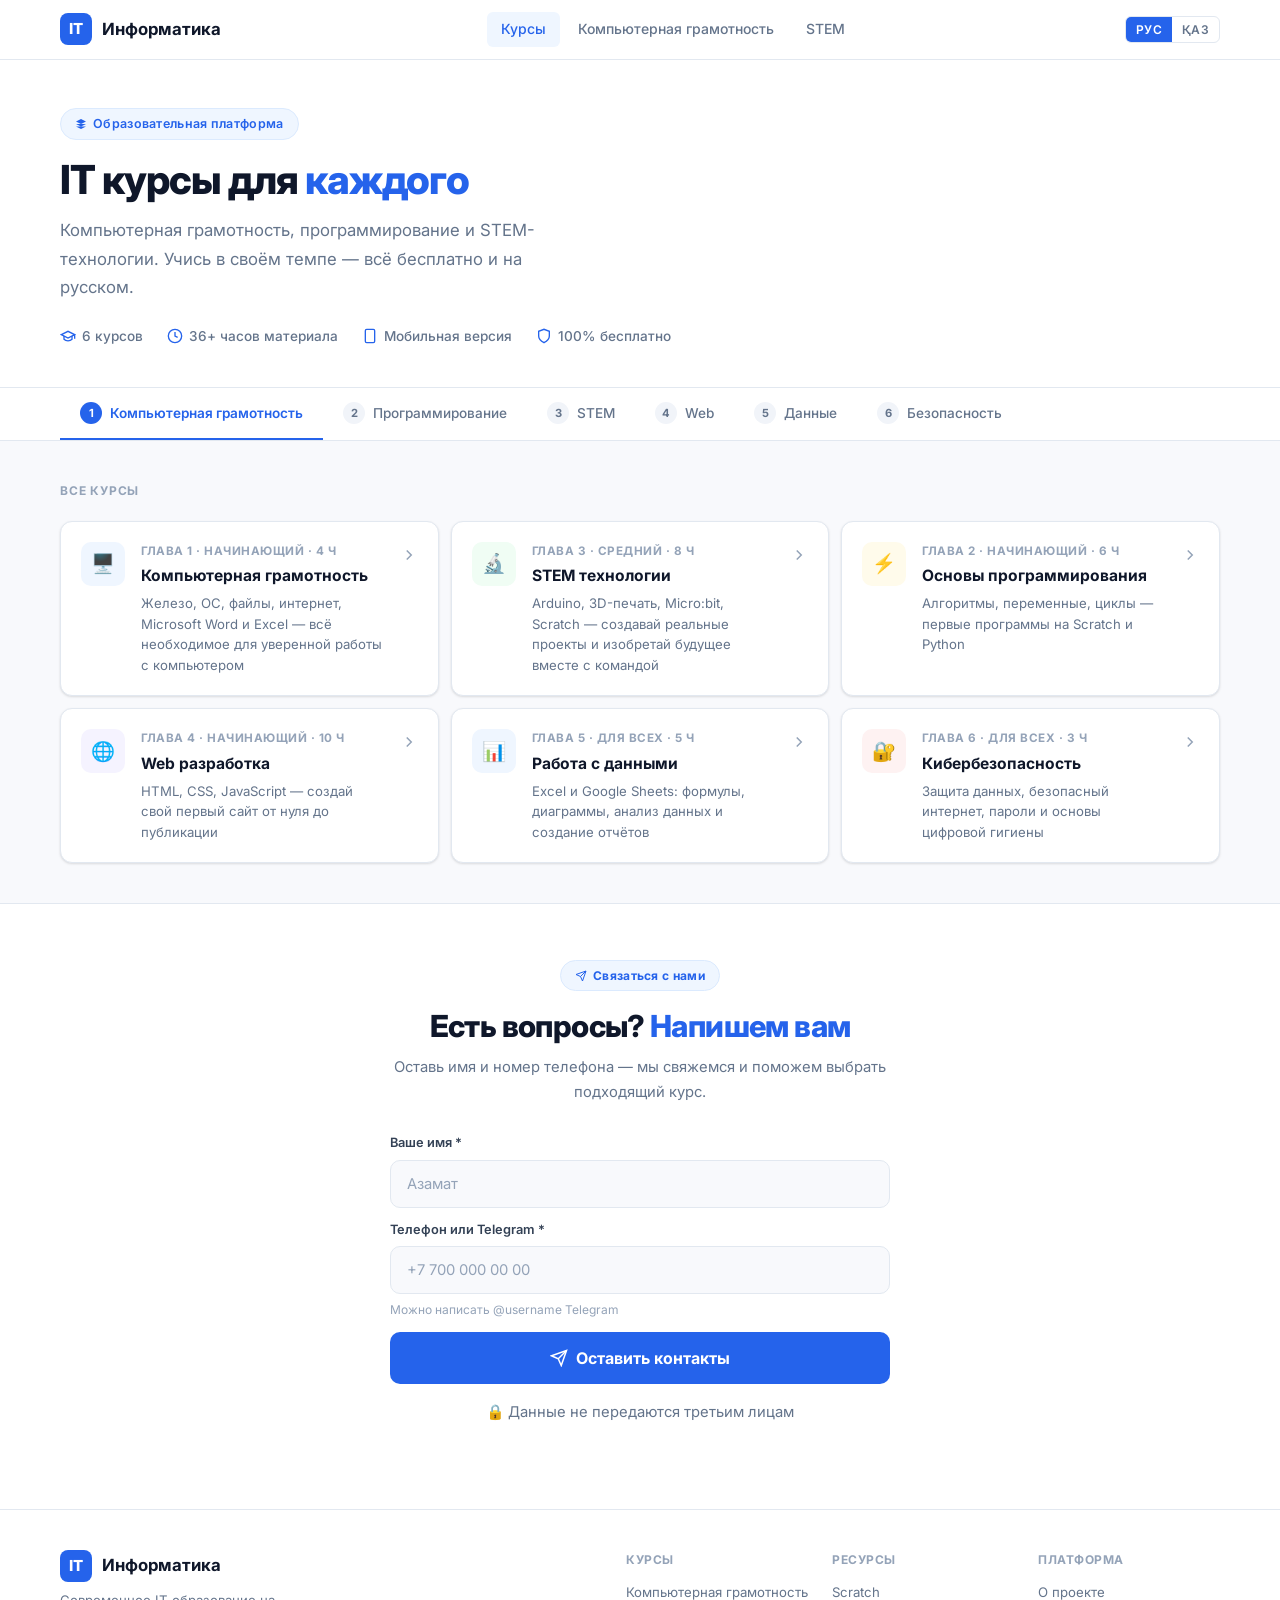
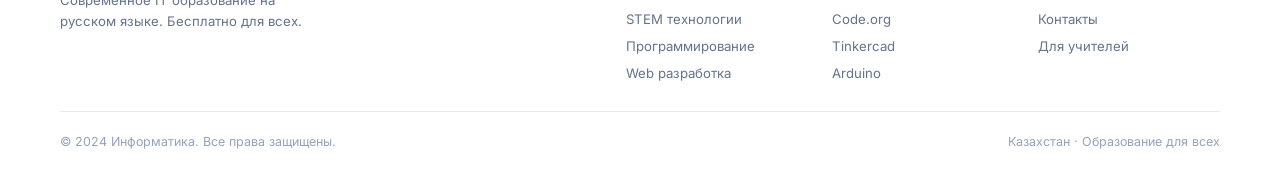
<file: index.html>
<!DOCTYPE html>
<html lang="ru">
<head>
  <meta charset="UTF-8">
  <meta name="viewport" content="width=device-width, initial-scale=1.0">
  <meta name="description" content="Информатика — онлайн курсы по IT: компьютерная грамотность, программирование, STEM">
  <title>Информатика | IT Курсы</title>
  <link rel="preconnect" href="https://fonts.googleapis.com">
  <link rel="preconnect" href="https://fonts.gstatic.com" crossorigin>
  <link href="https://fonts.googleapis.com/css2?family=Inter:wght@400;500;600;700;800&display=swap" rel="stylesheet">
  <link rel="stylesheet" href="css/style.css">
</head>
<body>

  <nav class="navbar" role="navigation" aria-label="Основная навигация">
    <div class="navbar-inner">
      <a href="index.html" class="nav-logo" aria-label="Информатика — главная">
        <div class="nav-logo-mark" aria-hidden="true">IT</div>
        Информатика
      </a>
      <div class="nav-links">
        <a href="index.html" class="active">Курсы</a>
        <a href="course.html">Компьютерная грамотность</a>
        <a href="stem.html">STEM</a>
      </div>
      <div style="display:flex;align-items:center;gap:10px;">
        <div class="lang-switch" role="group" aria-label="Выбор языка">
          <button class="active" aria-pressed="true">РУС</button>
          <button aria-pressed="false">ҚАЗ</button>
        </div>
        <button class="nav-burger" id="navBurger" aria-label="Открыть меню" aria-expanded="false" aria-controls="mobileDrawer">
          <span class="burger-line"></span>
          <span class="burger-line"></span>
          <span class="burger-line"></span>
        </button>
      </div>
    </div>
  </nav>

  <!-- MOBILE OVERLAY -->
  <div class="mobile-overlay" id="mobileOverlay" aria-hidden="true"></div>

  <!-- MOBILE DRAWER -->
  <nav class="mobile-drawer" id="mobileDrawer" aria-label="Мобильное меню" aria-hidden="true">
    <div class="drawer-header">
      <a href="index.html" class="nav-logo">
        <div class="nav-logo-mark" aria-hidden="true">IT</div>
        Информатика
      </a>
      <button class="drawer-close" id="drawerClose" aria-label="Закрыть меню">
        <svg viewBox="0 0 24 24" fill="none" stroke="currentColor" stroke-width="2" aria-hidden="true"><path d="M18 6L6 18M6 6l12 12"/></svg>
      </button>
    </div>
    <div class="drawer-body">
      <p class="drawer-section-label">Навигация</p>
      <a href="index.html" class="drawer-nav-item active">
        <span class="drawer-nav-icon" aria-hidden="true">🏠</span>
        Все курсы
        <span class="drawer-nav-badge">6 курсов</span>
      </a>
      <div class="drawer-divider" aria-hidden="true"></div>
      <p class="drawer-section-label">Курсы</p>
      <a href="course.html" class="drawer-nav-item">
        <span class="drawer-nav-icon" aria-hidden="true">🖥️</span>
        Компьютерная грамотность
      </a>
      <a href="stem.html" class="drawer-nav-item">
        <span class="drawer-nav-icon" aria-hidden="true">🔬</span>
        STEM технологии
      </a>
      <a href="#" class="drawer-nav-item">
        <span class="drawer-nav-icon" aria-hidden="true">⚡</span>
        Программирование
      </a>
      <a href="#" class="drawer-nav-item">
        <span class="drawer-nav-icon" aria-hidden="true">🌐</span>
        Web разработка
      </a>
      <a href="#" class="drawer-nav-item">
        <span class="drawer-nav-icon" aria-hidden="true">📊</span>
        Работа с данными
      </a>
      <a href="#" class="drawer-nav-item">
        <span class="drawer-nav-icon" aria-hidden="true">🔐</span>
        Кибербезопасность
      </a>
    </div>
    <div class="drawer-lang">
      <span class="drawer-lang-label">Язык / Тіл</span>
      <div class="lang-switch" role="group" aria-label="Выбор языка">
        <button class="active" aria-pressed="true">РУС</button>
        <button aria-pressed="false">ҚАЗ</button>
      </div>
    </div>
  </nav>

  <!-- HERO -->
  <div class="page-hero">
    <div class="page-hero-inner">
      <div class="hero-kicker" aria-label="Тип платформы">
        <svg width="12" height="12" viewBox="0 0 24 24" fill="currentColor" aria-hidden="true"><path d="M12 2L2 7l10 5 10-5-10-5zM2 17l10 5 10-5M2 12l10 5 10-5"/></svg>
        Образовательная платформа
      </div>
      <h1>IT курсы для <span>каждого</span></h1>
      <p>Компьютерная грамотность, программирование и STEM-технологии. Учись в своём темпе — всё бесплатно и на русском.</p>
      <div class="hero-meta" aria-label="Характеристики платформы">
        <div class="hero-meta-item">
          <svg viewBox="0 0 24 24" fill="none" stroke="currentColor" stroke-width="2" aria-hidden="true"><path d="M22 10v6M2 10l10-5 10 5-10 5-10-5z"/><path d="M6 12v5c3 3 9 3 12 0v-5"/></svg>
          6 курсов
        </div>
        <div class="hero-meta-item">
          <svg viewBox="0 0 24 24" fill="none" stroke="currentColor" stroke-width="2" aria-hidden="true"><circle cx="12" cy="12" r="10"/><polyline points="12 6 12 12 16 14"/></svg>
          36+ часов материала
        </div>
        <div class="hero-meta-item">
          <svg viewBox="0 0 24 24" fill="none" stroke="currentColor" stroke-width="2" aria-hidden="true"><rect x="5" y="2" width="14" height="20" rx="2"/><line x1="12" y1="18" x2="12.01" y2="18"/></svg>
          Мобильная версия
        </div>
        <div class="hero-meta-item">
          <svg viewBox="0 0 24 24" fill="none" stroke="currentColor" stroke-width="2" aria-hidden="true"><path d="M12 22s8-4 8-10V5l-8-3-8 3v7c0 6 8 10 8 10z"/></svg>
          100% бесплатно
        </div>
      </div>
    </div>
  </div>

  <!-- CHAPTER TABS -->
  <div class="chapter-nav" role="tablist" aria-label="Разделы курсов">
    <div class="chapter-nav-inner">
      <button class="chapter-tab active" role="tab" aria-selected="true">
        <span class="chapter-tab-num" aria-hidden="true">1</span> Компьютерная грамотность
      </button>
      <button class="chapter-tab" role="tab" aria-selected="false">
        <span class="chapter-tab-num" aria-hidden="true">2</span> Программирование
      </button>
      <button class="chapter-tab" role="tab" aria-selected="false">
        <span class="chapter-tab-num" aria-hidden="true">3</span> STEM
      </button>
      <button class="chapter-tab" role="tab" aria-selected="false">
        <span class="chapter-tab-num" aria-hidden="true">4</span> Web
      </button>
      <button class="chapter-tab" role="tab" aria-selected="false">
        <span class="chapter-tab-num" aria-hidden="true">5</span> Данные
      </button>
      <button class="chapter-tab" role="tab" aria-selected="false">
        <span class="chapter-tab-num" aria-hidden="true">6</span> Безопасность
      </button>
    </div>
  </div>

  <!-- COURSES -->
  <div class="courses-section">
    <div class="container-wide">
      <p class="section-label">Все курсы</p>
      <div class="courses-grid" role="list">

        <a href="course.html" class="course-card" role="listitem" aria-label="Перейти к курсу: Компьютерная грамотность">
          <div class="course-card-icon" aria-hidden="true">🖥️</div>
          <div class="course-card-body">
            <div class="course-card-chapter">Глава 1 · Начинающий · 4 ч</div>
            <div class="course-card-title">Компьютерная грамотность</div>
            <div class="course-card-desc">Железо, ОС, файлы, интернет, Microsoft Word и Excel — всё необходимое для уверенной работы с компьютером</div>
          </div>
          <div class="course-card-arrow" aria-hidden="true">
            <svg viewBox="0 0 24 24" fill="none" stroke="currentColor" stroke-width="2"><path d="M9 18l6-6-6-6"/></svg>
          </div>
        </a>

        <a href="stem.html" class="course-card" role="listitem" aria-label="Перейти к курсу: STEM технологии">
          <div class="course-card-icon green" aria-hidden="true">🔬</div>
          <div class="course-card-body">
            <div class="course-card-chapter">Глава 3 · Средний · 8 ч</div>
            <div class="course-card-title">STEM технологии</div>
            <div class="course-card-desc">Arduino, 3D-печать, Micro:bit, Scratch — создавай реальные проекты и изобретай будущее вместе с командой</div>
          </div>
          <div class="course-card-arrow" aria-hidden="true">
            <svg viewBox="0 0 24 24" fill="none" stroke="currentColor" stroke-width="2"><path d="M9 18l6-6-6-6"/></svg>
          </div>
        </a>

        <div class="course-card" role="listitem" aria-label="Курс: Основы программирования (скоро)">
          <div class="course-card-icon amber" aria-hidden="true">⚡</div>
          <div class="course-card-body">
            <div class="course-card-chapter">Глава 2 · Начинающий · 6 ч</div>
            <div class="course-card-title">Основы программирования</div>
            <div class="course-card-desc">Алгоритмы, переменные, циклы — первые программы на Scratch и Python</div>
          </div>
          <div class="course-card-arrow" aria-hidden="true">
            <svg viewBox="0 0 24 24" fill="none" stroke="currentColor" stroke-width="2"><path d="M9 18l6-6-6-6"/></svg>
          </div>
        </div>

        <div class="course-card" role="listitem" aria-label="Курс: Web разработка (скоро)">
          <div class="course-card-icon purple" aria-hidden="true">🌐</div>
          <div class="course-card-body">
            <div class="course-card-chapter">Глава 4 · Начинающий · 10 ч</div>
            <div class="course-card-title">Web разработка</div>
            <div class="course-card-desc">HTML, CSS, JavaScript — создай свой первый сайт от нуля до публикации</div>
          </div>
          <div class="course-card-arrow" aria-hidden="true">
            <svg viewBox="0 0 24 24" fill="none" stroke="currentColor" stroke-width="2"><path d="M9 18l6-6-6-6"/></svg>
          </div>
        </div>

        <div class="course-card" role="listitem" aria-label="Курс: Работа с данными (скоро)">
          <div class="course-card-icon" aria-hidden="true">📊</div>
          <div class="course-card-body">
            <div class="course-card-chapter">Глава 5 · Для всех · 5 ч</div>
            <div class="course-card-title">Работа с данными</div>
            <div class="course-card-desc">Excel и Google Sheets: формулы, диаграммы, анализ данных и создание отчётов</div>
          </div>
          <div class="course-card-arrow" aria-hidden="true">
            <svg viewBox="0 0 24 24" fill="none" stroke="currentColor" stroke-width="2"><path d="M9 18l6-6-6-6"/></svg>
          </div>
        </div>

        <div class="course-card" role="listitem" aria-label="Курс: Кибербезопасность (скоро)">
          <div class="course-card-icon red" aria-hidden="true">🔐</div>
          <div class="course-card-body">
            <div class="course-card-chapter">Глава 6 · Для всех · 3 ч</div>
            <div class="course-card-title">Кибербезопасность</div>
            <div class="course-card-desc">Защита данных, безопасный интернет, пароли и основы цифровой гигиены</div>
          </div>
          <div class="course-card-arrow" aria-hidden="true">
            <svg viewBox="0 0 24 24" fill="none" stroke="currentColor" stroke-width="2"><path d="M9 18l6-6-6-6"/></svg>
          </div>
        </div>

      </div>
    </div>
  </div>

  <!-- CTA SECTION -->
  <section class="cta-section" aria-label="Оставить контакты">
    <div class="cta-section-inner">
      <div class="cta-kicker" aria-hidden="true">
        <svg width="12" height="12" viewBox="0 0 24 24" fill="none" stroke="currentColor" stroke-width="2"><line x1="22" y1="2" x2="11" y2="13"/><polygon points="22 2 15 22 11 13 2 9 22 2"/></svg>
        Связаться с нами
      </div>
      <h2>Есть вопросы? <span>Напишем вам</span></h2>
      <p>Оставь имя и номер телефона — мы свяжемся и поможем выбрать подходящий курс.</p>

      <form class="cta-form" id="ctaForm" novalidate aria-label="Форма обратной связи">
        <div class="form-row">
          <div class="form-group">
            <label class="form-label" for="ctaName">Ваше имя *</label>
            <input class="form-input" id="ctaName" type="text" placeholder="Азамат" autocomplete="given-name" required aria-required="true" aria-describedby="nameError">
            <span class="form-error-msg" id="nameError" role="alert">Введите имя (минимум 2 символа)</span>
          </div>
          <div class="form-group">
            <label class="form-label" for="ctaPhone">Телефон или Telegram *</label>
            <input class="form-input" id="ctaPhone" type="tel" placeholder="+7 700 000 00 00" autocomplete="tel" required aria-required="true" aria-describedby="phoneError">
            <span class="form-error-msg" id="phoneError" role="alert">Введите корректный номер</span>
            <span class="form-hint">Можно написать @username Telegram</span>
          </div>
        </div>
        <button class="btn-submit" id="ctaSubmit" type="submit">
          <svg viewBox="0 0 24 24" fill="none" stroke="currentColor" stroke-width="2" aria-hidden="true"><line x1="22" y1="2" x2="11" y2="13"/><polygon points="22 2 15 22 11 13 2 9 22 2"/></svg>
          Оставить контакты
        </button>
        <p class="form-privacy">🔒 Данные не передаются третьим лицам</p>
      </form>

      <div class="form-success" id="ctaSuccess" role="alert" aria-live="polite">
        <div class="form-success-icon" aria-hidden="true">✓</div>
        <h3>Заявка отправлена!</h3>
        <p>Мы получили ваши данные и свяжемся с вами в ближайшее время.</p>
      </div>
    </div>
  </section>

  <footer role="contentinfo">
    <div class="footer-inner">
      <div class="footer-top">
        <div>
          <a href="index.html" class="nav-logo">
            <div class="nav-logo-mark" aria-hidden="true">IT</div>
            Информатика
          </a>
          <p class="footer-brand-desc">Современное IT образование на русском языке. Бесплатно для всех.</p>
        </div>
        <nav class="footer-cols" aria-label="Навигация в подвале">
          <div class="footer-col">
            <h4>Курсы</h4>
            <a href="course.html">Компьютерная грамотность</a>
            <a href="stem.html">STEM технологии</a>
            <a href="#">Программирование</a>
            <a href="#">Web разработка</a>
          </div>
          <div class="footer-col">
            <h4>Ресурсы</h4>
            <a href="#">Scratch</a>
            <a href="#">Code.org</a>
            <a href="#">Tinkercad</a>
            <a href="#">Arduino</a>
          </div>
          <div class="footer-col">
            <h4>Платформа</h4>
            <a href="#">О проекте</a>
            <a href="#">Контакты</a>
            <a href="#">Для учителей</a>
          </div>
        </nav>
      </div>
      <div class="footer-bottom">
        <span>© 2024 Информатика. Все права защищены.</span>
        <span>Казахстан · Образование для всех</span>
      </div>
    </div>
  </footer>

  <button class="back-top" id="backTop" aria-label="Вернуться наверх">
    <svg viewBox="0 0 24 24" fill="none" stroke="currentColor" stroke-width="2" aria-hidden="true"><path d="M18 15l-6-6-6 6"/></svg>
  </button>

  <script src="js/main.js"></script>
  <script src="js/telegram.js"></script>
</body>
</html>
</file>
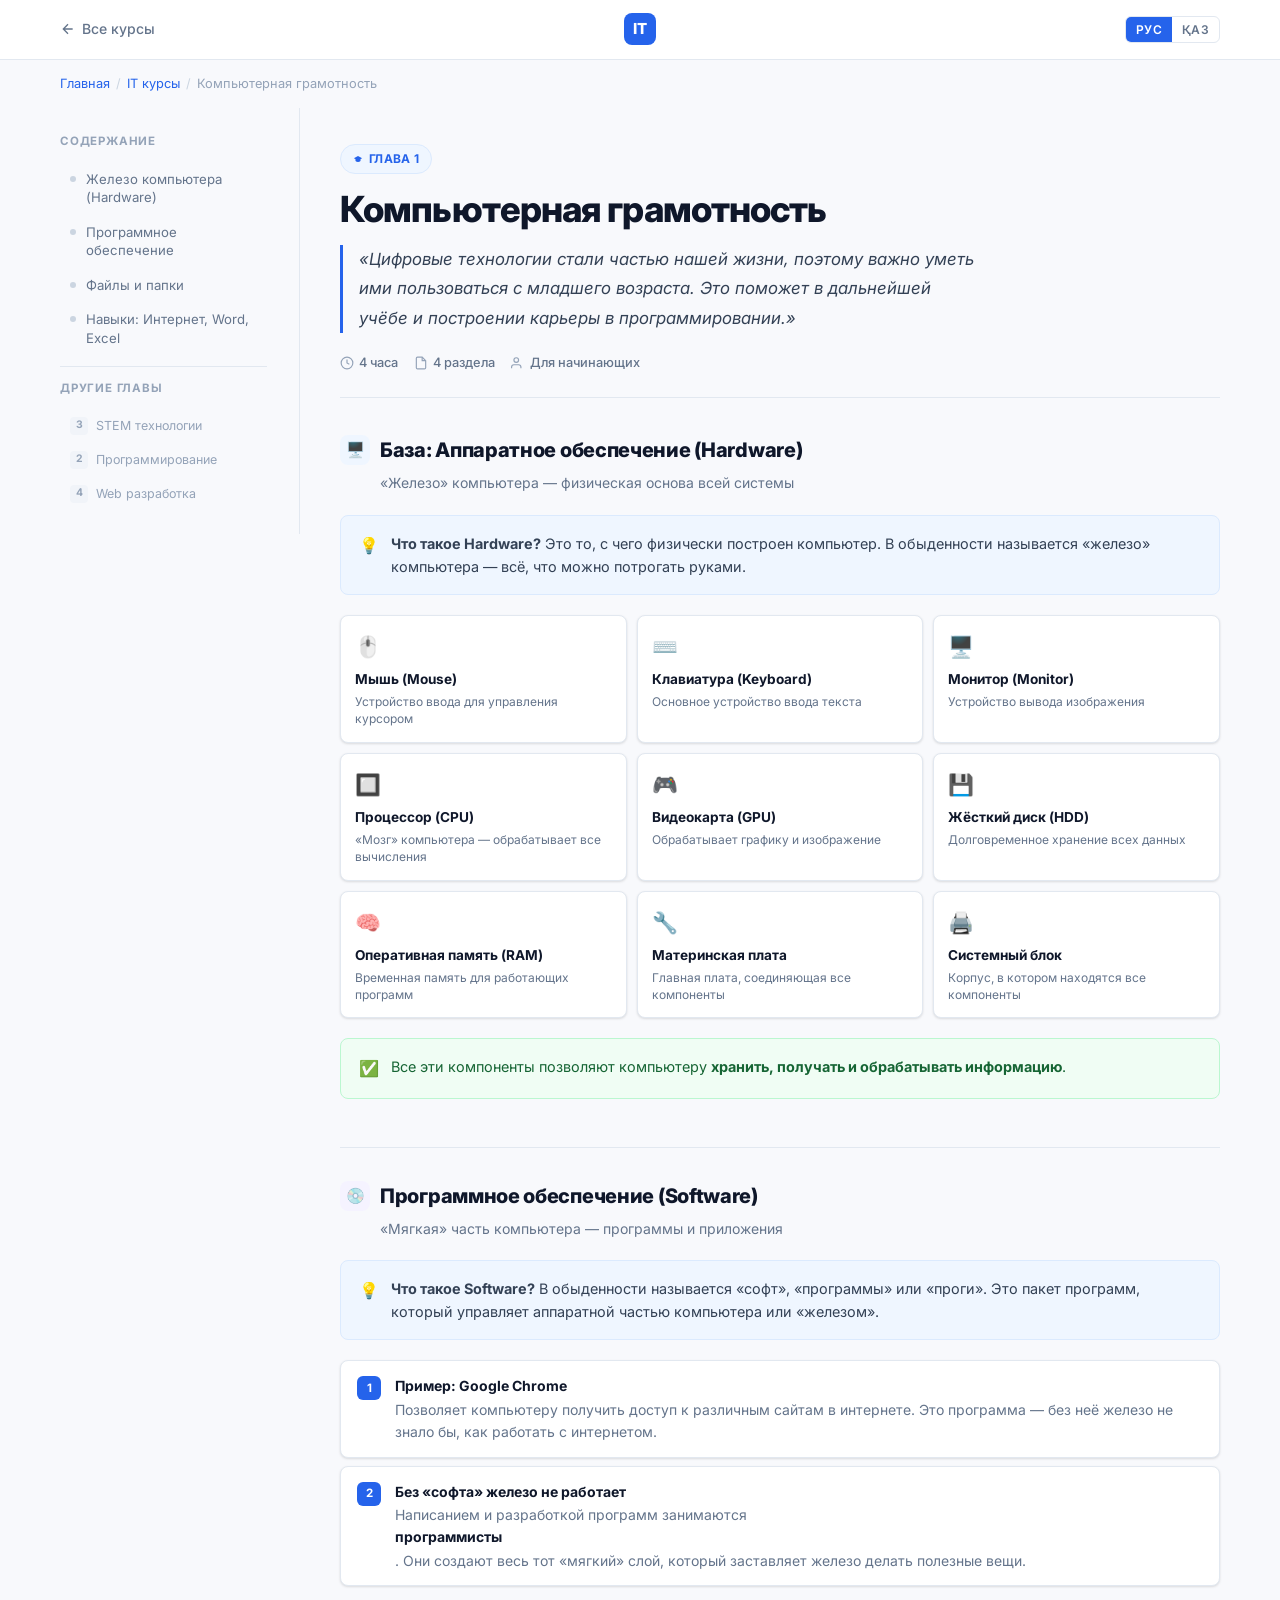
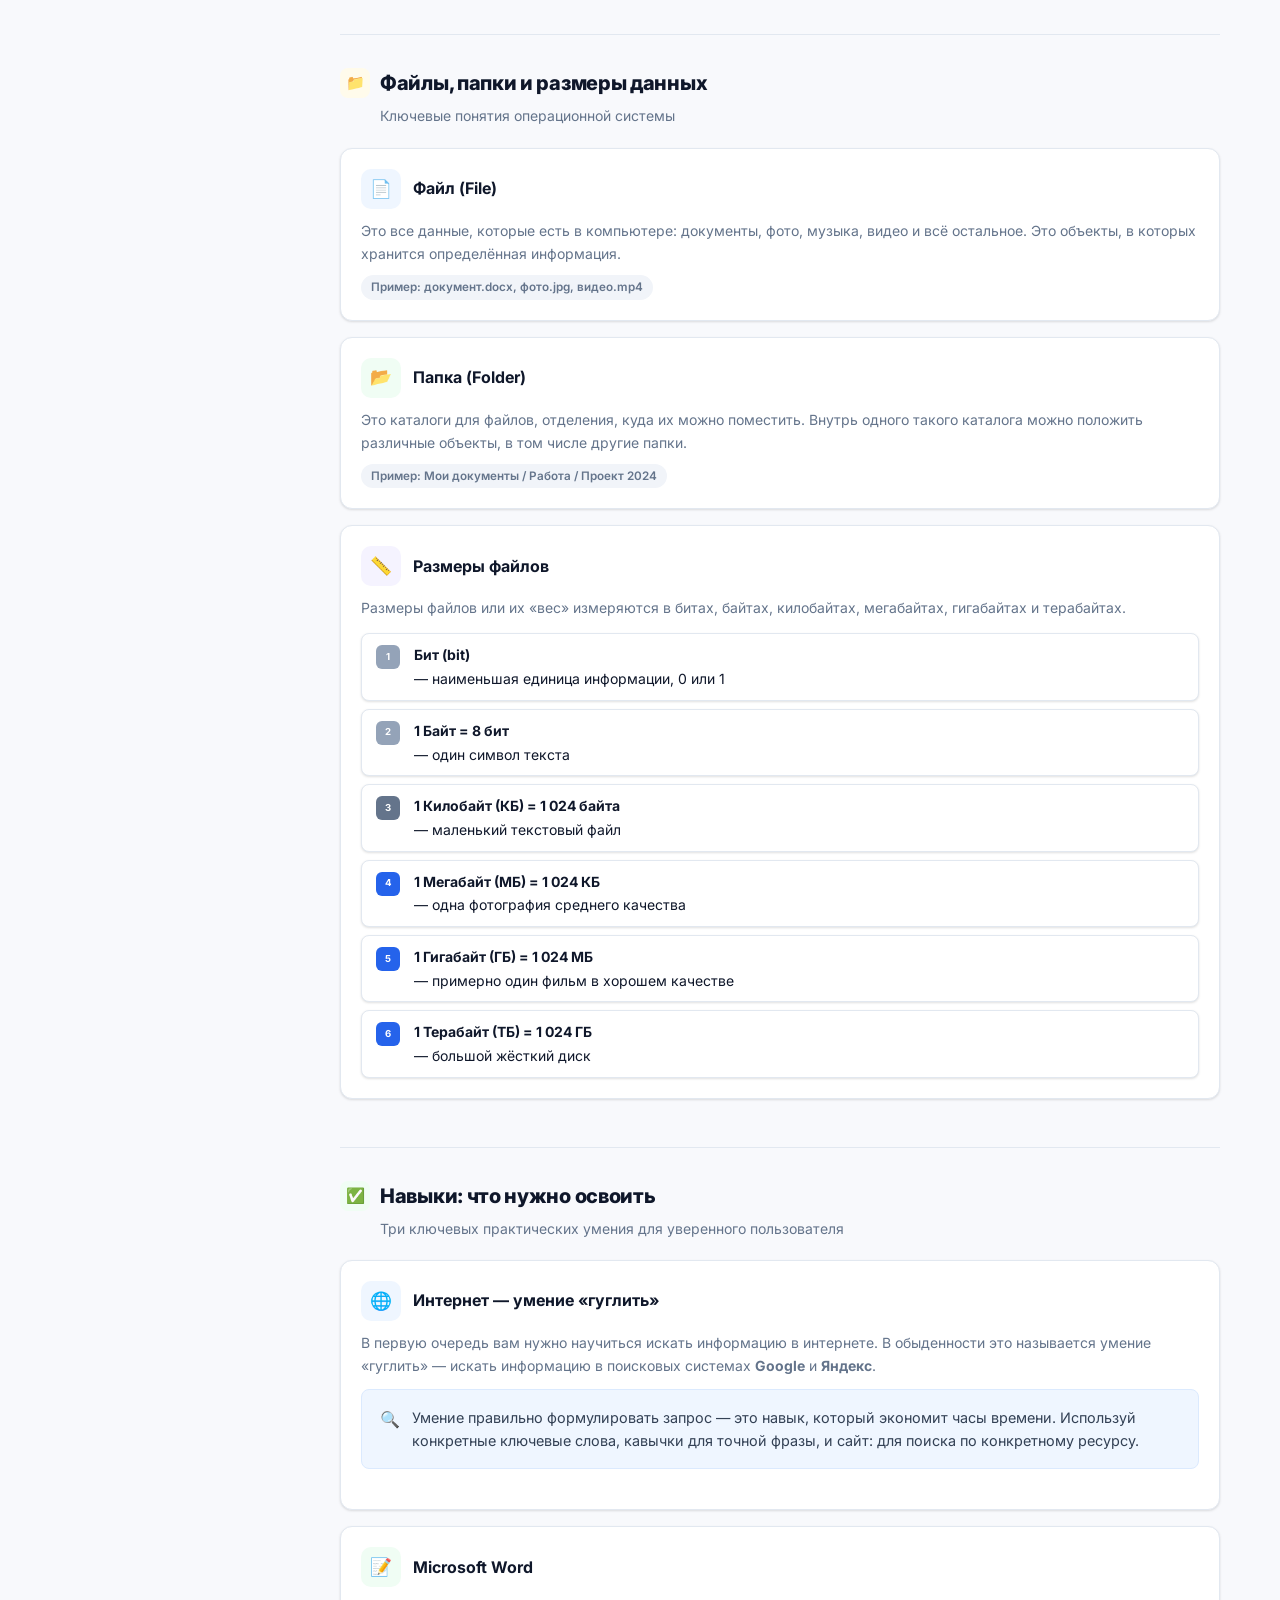
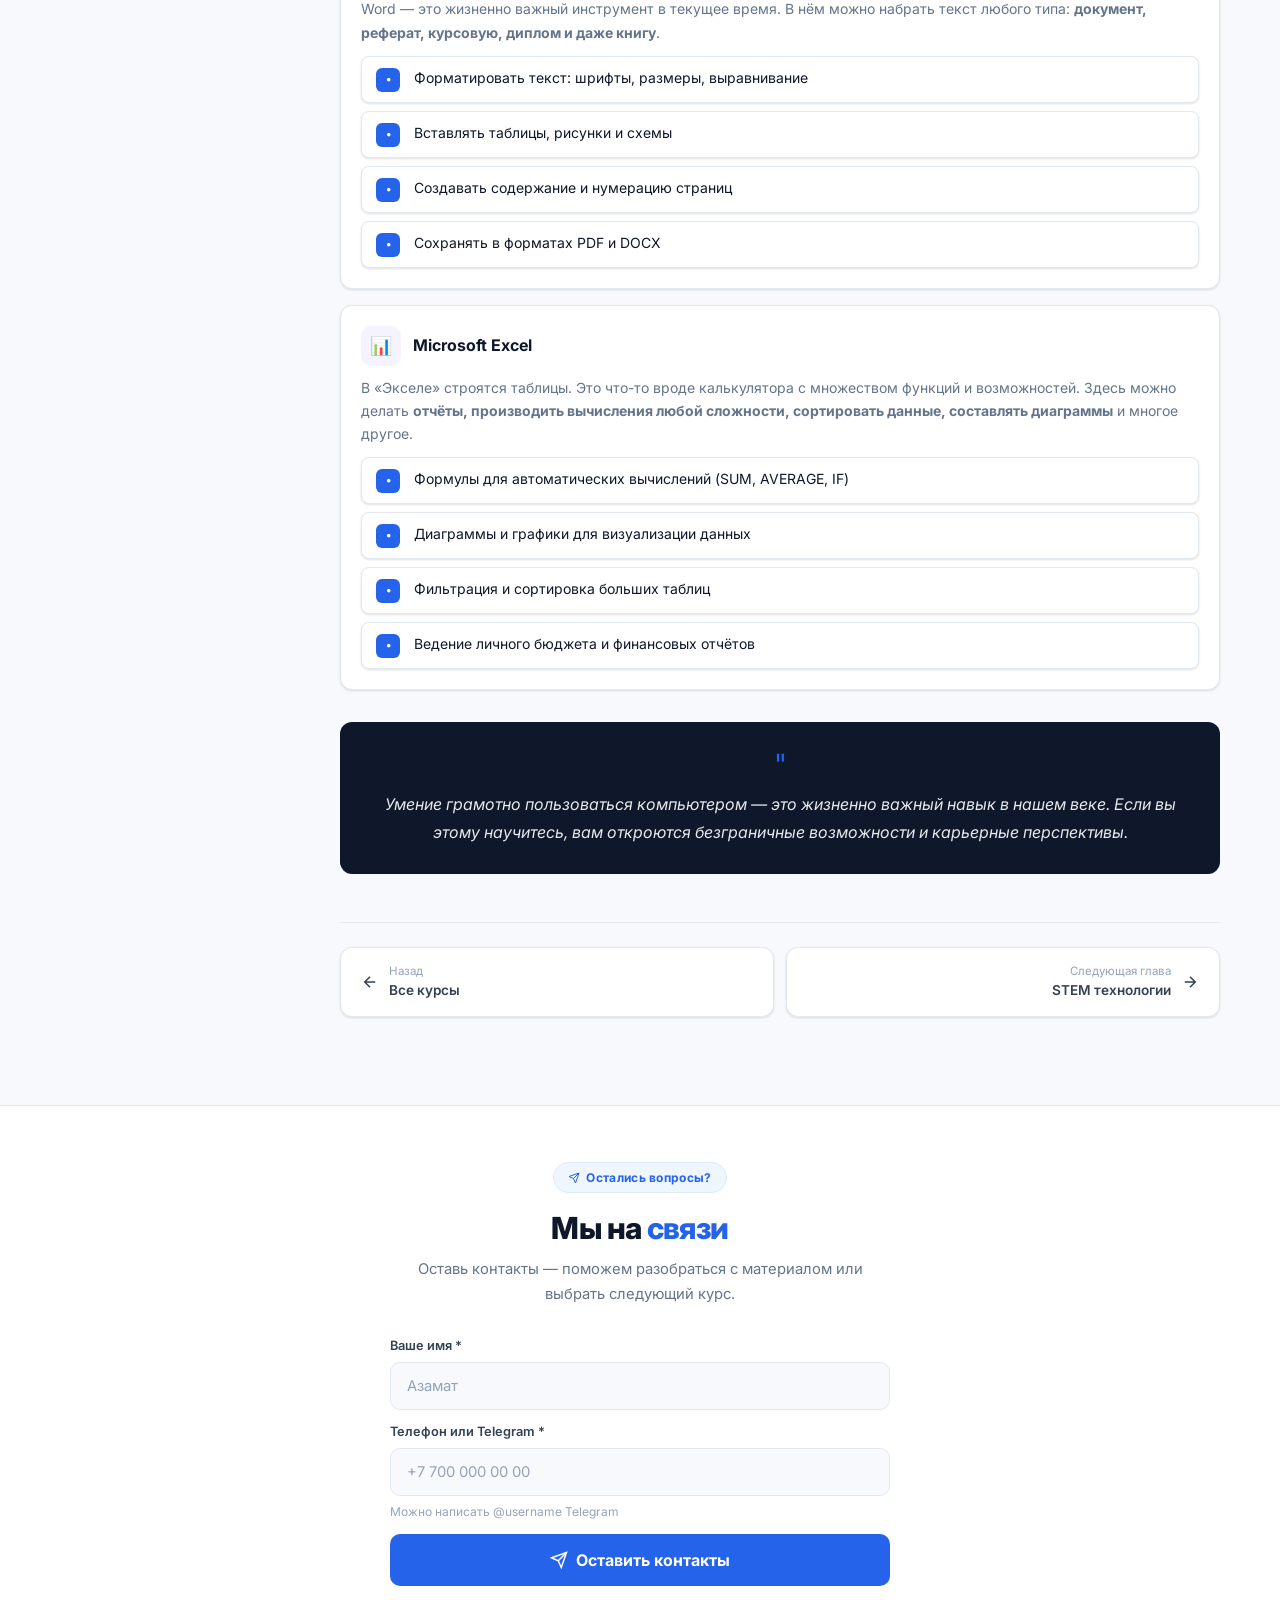
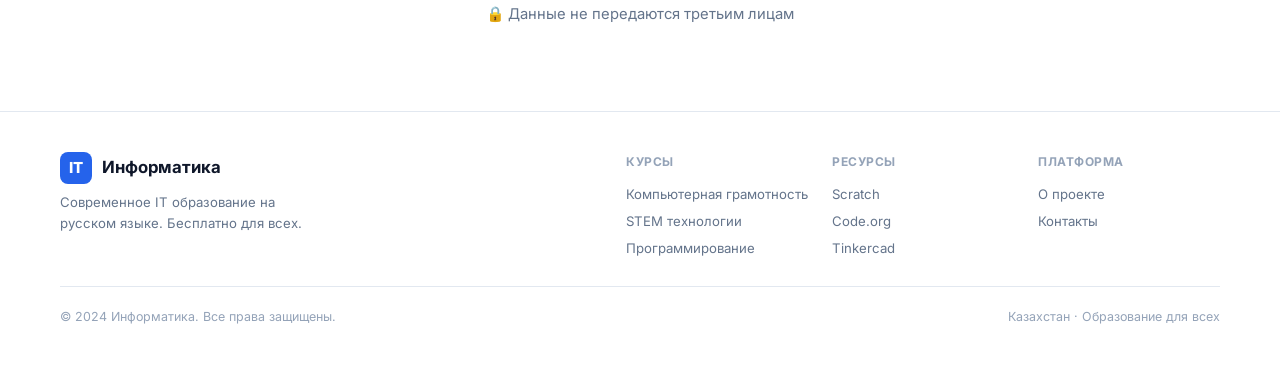
<file: course.html>
<!DOCTYPE html>
<html lang="ru">
<head>
  <meta charset="UTF-8">
  <meta name="viewport" content="width=device-width, initial-scale=1.0">
  <meta name="description" content="Компьютерная грамотность — железо, ОС, файлы, интернет, Word, Excel">
  <title>Компьютерная грамотность | Информатика</title>
  <link rel="preconnect" href="https://fonts.googleapis.com">
  <link rel="preconnect" href="https://fonts.gstatic.com" crossorigin>
  <link href="https://fonts.googleapis.com/css2?family=Inter:wght@400;500;600;700;800&display=swap" rel="stylesheet">
  <link rel="stylesheet" href="css/style.css">
</head>
<body>

  <nav class="navbar" role="navigation" aria-label="Основная навигация">
    <div class="navbar-inner">
      <a href="index.html" class="nav-back" aria-label="Вернуться к списку курсов">
        <svg viewBox="0 0 24 24" fill="none" stroke="currentColor" stroke-width="2" aria-hidden="true"><path d="M19 12H5M12 5l-7 7 7 7"/></svg>
        Все курсы
      </a>
      <a href="index.html" class="nav-logo" aria-label="Информатика — главная">
        <div class="nav-logo-mark" aria-hidden="true">IT</div>
        <span style="display:none;">Информатика</span>
      </a>
      <div style="display:flex;align-items:center;gap:10px;">
        <div class="lang-switch" role="group" aria-label="Выбор языка">
          <button class="active" aria-pressed="true">РУС</button>
          <button aria-pressed="false">ҚАЗ</button>
        </div>
        <button class="nav-burger" id="navBurger" aria-label="Открыть меню" aria-expanded="false" aria-controls="mobileDrawer">
          <span class="burger-line"></span>
          <span class="burger-line"></span>
          <span class="burger-line"></span>
        </button>
      </div>
    </div>
  </nav>

  <div class="mobile-overlay" id="mobileOverlay" aria-hidden="true"></div>
  <nav class="mobile-drawer" id="mobileDrawer" aria-label="Мобильное меню" aria-hidden="true">
    <div class="drawer-header">
      <a href="index.html" class="nav-logo">
        <div class="nav-logo-mark" aria-hidden="true">IT</div>
        Информатика
      </a>
      <button class="drawer-close" id="drawerClose" aria-label="Закрыть меню">
        <svg viewBox="0 0 24 24" fill="none" stroke="currentColor" stroke-width="2" aria-hidden="true"><path d="M18 6L6 18M6 6l12 12"/></svg>
      </button>
    </div>
    <div class="drawer-body">
      <p class="drawer-section-label">Навигация</p>
      <a href="index.html" class="drawer-nav-item">
        <span class="drawer-nav-icon" aria-hidden="true">🏠</span>
        Все курсы
      </a>
      <div class="drawer-divider" aria-hidden="true"></div>
      <p class="drawer-section-label">Курсы</p>
      <a href="course.html" class="drawer-nav-item active">
        <span class="drawer-nav-icon" aria-hidden="true">🖥️</span>
        Компьютерная грамотность
        <span class="drawer-nav-badge">Гл. 1</span>
      </a>
      <a href="stem.html" class="drawer-nav-item">
        <span class="drawer-nav-icon" aria-hidden="true">🔬</span>
        STEM технологии
      </a>
      <a href="#" class="drawer-nav-item">
        <span class="drawer-nav-icon" aria-hidden="true">⚡</span>
        Программирование
      </a>
      <a href="#" class="drawer-nav-item">
        <span class="drawer-nav-icon" aria-hidden="true">🌐</span>
        Web разработка
      </a>
      <div class="drawer-divider" aria-hidden="true"></div>
      <p class="drawer-section-label">Содержание главы</p>
      <a href="#hardware" class="drawer-nav-item" style="font-size:0.85rem;">
        <span class="drawer-nav-icon" style="font-size:0.85rem;" aria-hidden="true">🖥️</span>
        Железо (Hardware)
      </a>
      <a href="#software" class="drawer-nav-item" style="font-size:0.85rem;">
        <span class="drawer-nav-icon" style="font-size:0.85rem;" aria-hidden="true">💿</span>
        Программное обеспечение
      </a>
      <a href="#filesystem" class="drawer-nav-item" style="font-size:0.85rem;">
        <span class="drawer-nav-icon" style="font-size:0.85rem;" aria-hidden="true">📁</span>
        Файлы и папки
      </a>
      <a href="#skills" class="drawer-nav-item" style="font-size:0.85rem;">
        <span class="drawer-nav-icon" style="font-size:0.85rem;" aria-hidden="true">✅</span>
        Навыки
      </a>
    </div>
    <div class="drawer-lang">
      <span class="drawer-lang-label">Язык / Тіл</span>
      <div class="lang-switch" role="group" aria-label="Выбор языка">
        <button class="active" aria-pressed="true">РУС</button>
        <button aria-pressed="false">ҚАЗ</button>
      </div>
    </div>
  </nav>

  <div class="container-wide">
    <nav class="breadcrumb" aria-label="Путь">
      <a href="index.html">Главная</a>
      <span class="breadcrumb-sep" aria-hidden="true">/</span>
      <a href="index.html">IT курсы</a>
      <span class="breadcrumb-sep" aria-hidden="true">/</span>
      <span aria-current="page">Компьютерная грамотность</span>
    </nav>
  </div>

  <div class="content-layout">

    <!-- SIDEBAR TOC -->
    <aside class="toc-sidebar" aria-label="Содержание">
      <p class="toc-title">Содержание</p>
      <ul class="toc-list" role="list">
        <li>
          <a href="#hardware" class="toc-item active" role="listitem">
            <span class="toc-dot" aria-hidden="true"></span>
            Железо компьютера (Hardware)
          </a>
        </li>
        <li>
          <a href="#software" class="toc-item" role="listitem">
            <span class="toc-dot" aria-hidden="true"></span>
            Программное обеспечение
          </a>
        </li>
        <li>
          <a href="#filesystem" class="toc-item" role="listitem">
            <span class="toc-dot" aria-hidden="true"></span>
            Файлы и папки
          </a>
        </li>
        <li>
          <a href="#skills" class="toc-item" role="listitem">
            <span class="toc-dot" aria-hidden="true"></span>
            Навыки: Интернет, Word, Excel
          </a>
        </li>
      </ul>

      <div class="toc-divider" aria-hidden="true"></div>
      <p class="toc-title">Другие главы</p>
      <ul class="toc-chapters" role="list">
        <li>
          <a href="stem.html" class="toc-chapter" role="listitem">
            <span class="toc-chapter-num" aria-label="Глава 3">3</span>
            STEM технологии
          </a>
        </li>
        <li>
          <a href="#" class="toc-chapter" role="listitem">
            <span class="toc-chapter-num" aria-label="Глава 2">2</span>
            Программирование
          </a>
        </li>
        <li>
          <a href="#" class="toc-chapter" role="listitem">
            <span class="toc-chapter-num" aria-label="Глава 4">4</span>
            Web разработка
          </a>
        </li>
      </ul>
    </aside>

    <!-- ARTICLE -->
    <main class="article-wrap" id="main-content">
      <header class="article-header">
        <div class="article-chapter-label" aria-label="Номер главы">
          <svg width="10" height="10" viewBox="0 0 24 24" fill="currentColor" aria-hidden="true"><path d="M22 10v6M2 10l10-5 10 5-10 5-10-5z"/><path d="M6 12v5c3 3 9 3 12 0v-5"/></svg>
          ГЛАВА 1
        </div>
        <h1>Компьютерная грамотность</h1>
        <blockquote class="article-intro">
          «Цифровые технологии стали частью нашей жизни, поэтому важно уметь ими пользоваться с младшего возраста. Это поможет в дальнейшей учёбе и построении карьеры в программировании.»
        </blockquote>
        <div class="article-meta" aria-label="Информация о главе">
          <span class="article-meta-tag">
            <svg viewBox="0 0 24 24" fill="none" stroke="currentColor" stroke-width="2" aria-hidden="true"><circle cx="12" cy="12" r="10"/><polyline points="12 6 12 12 16 14"/></svg>
            4 часа
          </span>
          <span class="article-meta-tag">
            <svg viewBox="0 0 24 24" fill="none" stroke="currentColor" stroke-width="2" aria-hidden="true"><path d="M14 2H6a2 2 0 0 0-2 2v16a2 2 0 0 0 2 2h12a2 2 0 0 0 2-2V8z"/><polyline points="14 2 14 8 20 8"/></svg>
            4 раздела
          </span>
          <span class="article-meta-tag">
            <svg viewBox="0 0 24 24" fill="none" stroke="currentColor" stroke-width="2" aria-hidden="true"><path d="M17 21v-2a4 4 0 0 0-4-4H5a4 4 0 0 0-4 4v2"/><circle cx="9" cy="7" r="4"/></svg>
            Для начинающих
          </span>
        </div>
      </header>

      <!-- SECTION 1: HARDWARE -->
      <section class="content-section" id="hardware" aria-labelledby="hardware-title">
        <h2 class="section-title" id="hardware-title">
          <span class="section-title-icon" style="background:var(--blue-light);" aria-hidden="true">🖥️</span>
          База: Аппаратное обеспечение (Hardware)
        </h2>
        <p class="section-subtitle">«Железо» компьютера — физическая основа всей системы</p>

        <div class="callout callout-blue" role="note">
          <span class="callout-icon" aria-hidden="true">💡</span>
          <div><strong>Что такое Hardware?</strong> Это то, с чего физически построен компьютер. В обыденности называется «железо» компьютера — всё, что можно потрогать руками.</div>
        </div>

        <div class="component-grid" role="list" aria-label="Компоненты компьютера">
          <div class="component-card" role="listitem">
            <div class="component-card-icon" aria-hidden="true">🖱️</div>
            <div class="component-card-name">Мышь (Mouse)</div>
            <div class="component-card-desc">Устройство ввода для управления курсором</div>
          </div>
          <div class="component-card" role="listitem">
            <div class="component-card-icon" aria-hidden="true">⌨️</div>
            <div class="component-card-name">Клавиатура (Keyboard)</div>
            <div class="component-card-desc">Основное устройство ввода текста</div>
          </div>
          <div class="component-card" role="listitem">
            <div class="component-card-icon" aria-hidden="true">🖥️</div>
            <div class="component-card-name">Монитор (Monitor)</div>
            <div class="component-card-desc">Устройство вывода изображения</div>
          </div>
          <div class="component-card" role="listitem">
            <div class="component-card-icon" aria-hidden="true">🔲</div>
            <div class="component-card-name">Процессор (CPU)</div>
            <div class="component-card-desc">«Мозг» компьютера — обрабатывает все вычисления</div>
          </div>
          <div class="component-card" role="listitem">
            <div class="component-card-icon" aria-hidden="true">🎮</div>
            <div class="component-card-name">Видеокарта (GPU)</div>
            <div class="component-card-desc">Обрабатывает графику и изображение</div>
          </div>
          <div class="component-card" role="listitem">
            <div class="component-card-icon" aria-hidden="true">💾</div>
            <div class="component-card-name">Жёсткий диск (HDD)</div>
            <div class="component-card-desc">Долговременное хранение всех данных</div>
          </div>
          <div class="component-card" role="listitem">
            <div class="component-card-icon" aria-hidden="true">🧠</div>
            <div class="component-card-name">Оперативная память (RAM)</div>
            <div class="component-card-desc">Временная память для работающих программ</div>
          </div>
          <div class="component-card" role="listitem">
            <div class="component-card-icon" aria-hidden="true">🔧</div>
            <div class="component-card-name">Материнская плата</div>
            <div class="component-card-desc">Главная плата, соединяющая все компоненты</div>
          </div>
          <div class="component-card" role="listitem">
            <div class="component-card-icon" aria-hidden="true">🖨️</div>
            <div class="component-card-name">Системный блок</div>
            <div class="component-card-desc">Корпус, в котором находятся все компоненты</div>
          </div>
        </div>

        <div class="callout callout-green" role="note">
          <span class="callout-icon" aria-hidden="true">✅</span>
          <div>Все эти компоненты позволяют компьютеру <strong>хранить, получать и обрабатывать информацию</strong>.</div>
        </div>
      </section>

      <div class="section-divider" aria-hidden="true"></div>

      <!-- SECTION 2: SOFTWARE -->
      <section class="content-section" id="software" aria-labelledby="software-title">
        <h2 class="section-title" id="software-title">
          <span class="section-title-icon" style="background:var(--purple-light);" aria-hidden="true">💿</span>
          Программное обеспечение (Software)
        </h2>
        <p class="section-subtitle">«Мягкая» часть компьютера — программы и приложения</p>

        <div class="callout callout-blue" role="note">
          <span class="callout-icon" aria-hidden="true">💡</span>
          <div>
            <strong>Что такое Software?</strong> В обыденности называется «софт», «программы» или «проги». Это пакет программ, который управляет аппаратной частью компьютера или «железом».
          </div>
        </div>

        <div class="info-list" role="list">
          <div class="info-row" role="listitem">
            <span class="info-row-num" aria-hidden="true">1</span>
            <div>
              <strong>Пример: Google Chrome</strong>
              <p>Позволяет компьютеру получить доступ к различным сайтам в интернете. Это программа — без неё железо не знало бы, как работать с интернетом.</p>
            </div>
          </div>
          <div class="info-row" role="listitem">
            <span class="info-row-num" aria-hidden="true">2</span>
            <div>
              <strong>Без «софта» железо не работает</strong>
              <p>Написанием и разработкой программ занимаются <strong>программисты</strong>. Они создают весь тот «мягкий» слой, который заставляет железо делать полезные вещи.</p>
            </div>
          </div>
        </div>
      </section>

      <div class="section-divider" aria-hidden="true"></div>

      <!-- SECTION 3: FILE SYSTEM -->
      <section class="content-section" id="filesystem" aria-labelledby="filesystem-title">
        <h2 class="section-title" id="filesystem-title">
          <span class="section-title-icon" style="background:var(--amber-light);" aria-hidden="true">📁</span>
          Файлы, папки и размеры данных
        </h2>
        <p class="section-subtitle">Ключевые понятия операционной системы</p>

        <div class="skill-cards">
          <div class="skill-card">
            <div class="skill-card-head">
              <div class="skill-card-icon" aria-hidden="true">📄</div>
              <h3>Файл (File)</h3>
            </div>
            <p>Это все данные, которые есть в компьютере: документы, фото, музыка, видео и всё остальное. Это объекты, в которых хранится определённая информация.</p>
            <span class="skill-card-tag">Пример: документ.docx, фото.jpg, видео.mp4</span>
          </div>

          <div class="skill-card">
            <div class="skill-card-head">
              <div class="skill-card-icon green" aria-hidden="true">📂</div>
              <h3>Папка (Folder)</h3>
            </div>
            <p>Это каталоги для файлов, отделения, куда их можно поместить. Внутрь одного такого каталога можно положить различные объекты, в том числе другие папки.</p>
            <span class="skill-card-tag">Пример: Мои документы / Работа / Проект 2024</span>
          </div>

          <div class="skill-card">
            <div class="skill-card-head">
              <div class="skill-card-icon purple" aria-hidden="true">📏</div>
              <h3>Размеры файлов</h3>
            </div>
            <p>Размеры файлов или их «вес» измеряются в битах, байтах, килобайтах, мегабайтах, гигабайтах и терабайтах.</p>

            <div style="margin-top:14px;">
              <div class="info-list" role="list" aria-label="Единицы измерения данных">
                <div class="info-row" role="listitem" style="padding:10px 14px;">
                  <span class="info-row-num" style="background:var(--text-4);font-size:0.6rem;" aria-hidden="true">1</span>
                  <div><strong>Бит (bit)</strong> — наименьшая единица информации, 0 или 1</div>
                </div>
                <div class="info-row" role="listitem" style="padding:10px 14px;">
                  <span class="info-row-num" style="background:var(--text-4);font-size:0.6rem;" aria-hidden="true">2</span>
                  <div><strong>1 Байт = 8 бит</strong> — один символ текста</div>
                </div>
                <div class="info-row" role="listitem" style="padding:10px 14px;">
                  <span class="info-row-num" style="background:var(--text-3);font-size:0.6rem;" aria-hidden="true">3</span>
                  <div><strong>1 Килобайт (КБ) = 1 024 байта</strong> — маленький текстовый файл</div>
                </div>
                <div class="info-row" role="listitem" style="padding:10px 14px;">
                  <span class="info-row-num" style="background:var(--blue);font-size:0.6rem;" aria-hidden="true">4</span>
                  <div><strong>1 Мегабайт (МБ) = 1 024 КБ</strong> — одна фотография среднего качества</div>
                </div>
                <div class="info-row" role="listitem" style="padding:10px 14px;">
                  <span class="info-row-num" style="background:var(--blue);font-size:0.6rem;" aria-hidden="true">5</span>
                  <div><strong>1 Гигабайт (ГБ) = 1 024 МБ</strong> — примерно один фильм в хорошем качестве</div>
                </div>
                <div class="info-row" role="listitem" style="padding:10px 14px;">
                  <span class="info-row-num" style="background:var(--blue);font-size:0.6rem;" aria-hidden="true">6</span>
                  <div><strong>1 Терабайт (ТБ) = 1 024 ГБ</strong> — большой жёсткий диск</div>
                </div>
              </div>
            </div>
          </div>
        </div>
      </section>

      <div class="section-divider" aria-hidden="true"></div>

      <!-- SECTION 4: SKILLS -->
      <section class="content-section" id="skills" aria-labelledby="skills-title">
        <h2 class="section-title" id="skills-title">
          <span class="section-title-icon" style="background:var(--green-light);" aria-hidden="true">✅</span>
          Навыки: что нужно освоить
        </h2>
        <p class="section-subtitle">Три ключевых практических умения для уверенного пользователя</p>

        <div class="skill-cards">

          <div class="skill-card">
            <div class="skill-card-head">
              <div class="skill-card-icon" aria-hidden="true">🌐</div>
              <h3>Интернет — умение «гуглить»</h3>
            </div>
            <p>В первую очередь вам нужно научиться искать информацию в интернете. В обыденности это называется умение «гуглить» — искать информацию в поисковых системах <strong>Google</strong> и <strong>Яндекс</strong>.</p>
            <div class="callout callout-blue" style="margin-top:12px;" role="note">
              <span class="callout-icon" aria-hidden="true">🔍</span>
              <div>Умение правильно формулировать запрос — это навык, который экономит часы времени. Используй конкретные ключевые слова, кавычки для точной фразы, и сайт: для поиска по конкретному ресурсу.</div>
            </div>
          </div>

          <div class="skill-card">
            <div class="skill-card-head">
              <div class="skill-card-icon green" aria-hidden="true">📝</div>
              <h3>Microsoft Word</h3>
            </div>
            <p>Word — это жизненно важный инструмент в текущее время. В нём можно набрать текст любого типа: <strong>документ, реферат, курсовую, диплом и даже книгу</strong>.</p>
            <div class="info-list" style="margin-top:12px;" role="list" aria-label="Что можно делать в Word">
              <div class="info-row" style="padding:10px 14px;" role="listitem">
                <span class="info-row-num" aria-hidden="true">•</span>
                <div>Форматировать текст: шрифты, размеры, выравнивание</div>
              </div>
              <div class="info-row" style="padding:10px 14px;" role="listitem">
                <span class="info-row-num" aria-hidden="true">•</span>
                <div>Вставлять таблицы, рисунки и схемы</div>
              </div>
              <div class="info-row" style="padding:10px 14px;" role="listitem">
                <span class="info-row-num" aria-hidden="true">•</span>
                <div>Создавать содержание и нумерацию страниц</div>
              </div>
              <div class="info-row" style="padding:10px 14px;" role="listitem">
                <span class="info-row-num" aria-hidden="true">•</span>
                <div>Сохранять в форматах PDF и DOCX</div>
              </div>
            </div>
          </div>

          <div class="skill-card">
            <div class="skill-card-head">
              <div class="skill-card-icon purple" aria-hidden="true">📊</div>
              <h3>Microsoft Excel</h3>
            </div>
            <p>В «Экселе» строятся таблицы. Это что-то вроде калькулятора с множеством функций и возможностей. Здесь можно делать <strong>отчёты, производить вычисления любой сложности, сортировать данные, составлять диаграммы</strong> и многое другое.</p>
            <div class="info-list" style="margin-top:12px;" role="list" aria-label="Что можно делать в Excel">
              <div class="info-row" style="padding:10px 14px;" role="listitem">
                <span class="info-row-num" aria-hidden="true">•</span>
                <div>Формулы для автоматических вычислений (SUM, AVERAGE, IF)</div>
              </div>
              <div class="info-row" style="padding:10px 14px;" role="listitem">
                <span class="info-row-num" aria-hidden="true">•</span>
                <div>Диаграммы и графики для визуализации данных</div>
              </div>
              <div class="info-row" style="padding:10px 14px;" role="listitem">
                <span class="info-row-num" aria-hidden="true">•</span>
                <div>Фильтрация и сортировка больших таблиц</div>
              </div>
              <div class="info-row" style="padding:10px 14px;" role="listitem">
                <span class="info-row-num" aria-hidden="true">•</span>
                <div>Ведение личного бюджета и финансовых отчётов</div>
              </div>
            </div>
          </div>

        </div>

        <div class="closing-quote" role="note" aria-label="Заключительная цитата">
          <span class="quote-mark" aria-hidden="true">"</span>
          <p>Умение грамотно пользоваться компьютером — это жизненно важный навык в нашем веке. Если вы этому научитесь, вам откроются безграничные возможности и карьерные перспективы.</p>
        </div>
      </section>

      <!-- CHAPTER NAV -->
      <nav class="chapter-nav-bottom" aria-label="Навигация по главам">
        <a href="index.html" class="chapter-nav-btn">
          <svg viewBox="0 0 24 24" fill="none" stroke="currentColor" stroke-width="2" aria-hidden="true"><path d="M19 12H5M12 5l-7 7 7 7"/></svg>
          <div>
            <span class="btn-sub">Назад</span>
            Все курсы
          </div>
        </a>
        <a href="stem.html" class="chapter-nav-btn next">
          <div>
            <span class="btn-sub">Следующая глава</span>
            STEM технологии
          </div>
          <svg viewBox="0 0 24 24" fill="none" stroke="currentColor" stroke-width="2" aria-hidden="true"><path d="M5 12h14M12 5l7 7-7 7"/></svg>
        </a>
      </nav>
    </main>
  </div>

  <!-- CTA SECTION -->
  <section class="cta-section" aria-label="Оставить контакты">
    <div class="cta-section-inner">
      <div class="cta-kicker" aria-hidden="true">
        <svg width="12" height="12" viewBox="0 0 24 24" fill="none" stroke="currentColor" stroke-width="2"><line x1="22" y1="2" x2="11" y2="13"/><polygon points="22 2 15 22 11 13 2 9 22 2"/></svg>
        Остались вопросы?
      </div>
      <h2>Мы на <span>связи</span></h2>
      <p>Оставь контакты — поможем разобраться с материалом или выбрать следующий курс.</p>

      <form class="cta-form" id="ctaForm" novalidate aria-label="Форма обратной связи">
        <div class="form-row">
          <div class="form-group">
            <label class="form-label" for="ctaName">Ваше имя *</label>
            <input class="form-input" id="ctaName" type="text" placeholder="Азамат" autocomplete="given-name" required aria-required="true" aria-describedby="nameError">
            <span class="form-error-msg" id="nameError" role="alert">Введите имя (минимум 2 символа)</span>
          </div>
          <div class="form-group">
            <label class="form-label" for="ctaPhone">Телефон или Telegram *</label>
            <input class="form-input" id="ctaPhone" type="tel" placeholder="+7 700 000 00 00" autocomplete="tel" required aria-required="true" aria-describedby="phoneError">
            <span class="form-error-msg" id="phoneError" role="alert">Введите корректный номер</span>
            <span class="form-hint">Можно написать @username Telegram</span>
          </div>
        </div>
        <button class="btn-submit" id="ctaSubmit" type="submit">
          <svg viewBox="0 0 24 24" fill="none" stroke="currentColor" stroke-width="2" aria-hidden="true"><line x1="22" y1="2" x2="11" y2="13"/><polygon points="22 2 15 22 11 13 2 9 22 2"/></svg>
          Оставить контакты
        </button>
        <p class="form-privacy">🔒 Данные не передаются третьим лицам</p>
      </form>

      <div class="form-success" id="ctaSuccess" role="alert" aria-live="polite">
        <div class="form-success-icon" aria-hidden="true">✓</div>
        <h3>Заявка отправлена!</h3>
        <p>Мы получили ваши данные и свяжемся с вами в ближайшее время.</p>
      </div>
    </div>
  </section>

  <footer role="contentinfo">
    <div class="footer-inner">
      <div class="footer-top">
        <div>
          <a href="index.html" class="nav-logo">
            <div class="nav-logo-mark" aria-hidden="true">IT</div>
            Информатика
          </a>
          <p class="footer-brand-desc">Современное IT образование на русском языке. Бесплатно для всех.</p>
        </div>
        <nav class="footer-cols" aria-label="Навигация в подвале">
          <div class="footer-col">
            <h4>Курсы</h4>
            <a href="course.html">Компьютерная грамотность</a>
            <a href="stem.html">STEM технологии</a>
            <a href="#">Программирование</a>
          </div>
          <div class="footer-col">
            <h4>Ресурсы</h4>
            <a href="#">Scratch</a>
            <a href="#">Code.org</a>
            <a href="#">Tinkercad</a>
          </div>
          <div class="footer-col">
            <h4>Платформа</h4>
            <a href="#">О проекте</a>
            <a href="#">Контакты</a>
          </div>
        </nav>
      </div>
      <div class="footer-bottom">
        <span>© 2024 Информатика. Все права защищены.</span>
        <span>Казахстан · Образование для всех</span>
      </div>
    </div>
  </footer>

  <button class="back-top" id="backTop" aria-label="Вернуться наверх">
    <svg viewBox="0 0 24 24" fill="none" stroke="currentColor" stroke-width="2" aria-hidden="true"><path d="M18 15l-6-6-6 6"/></svg>
  </button>

  <script src="js/main.js"></script>
  <script src="js/telegram.js"></script>
</body>
</html>
</file>
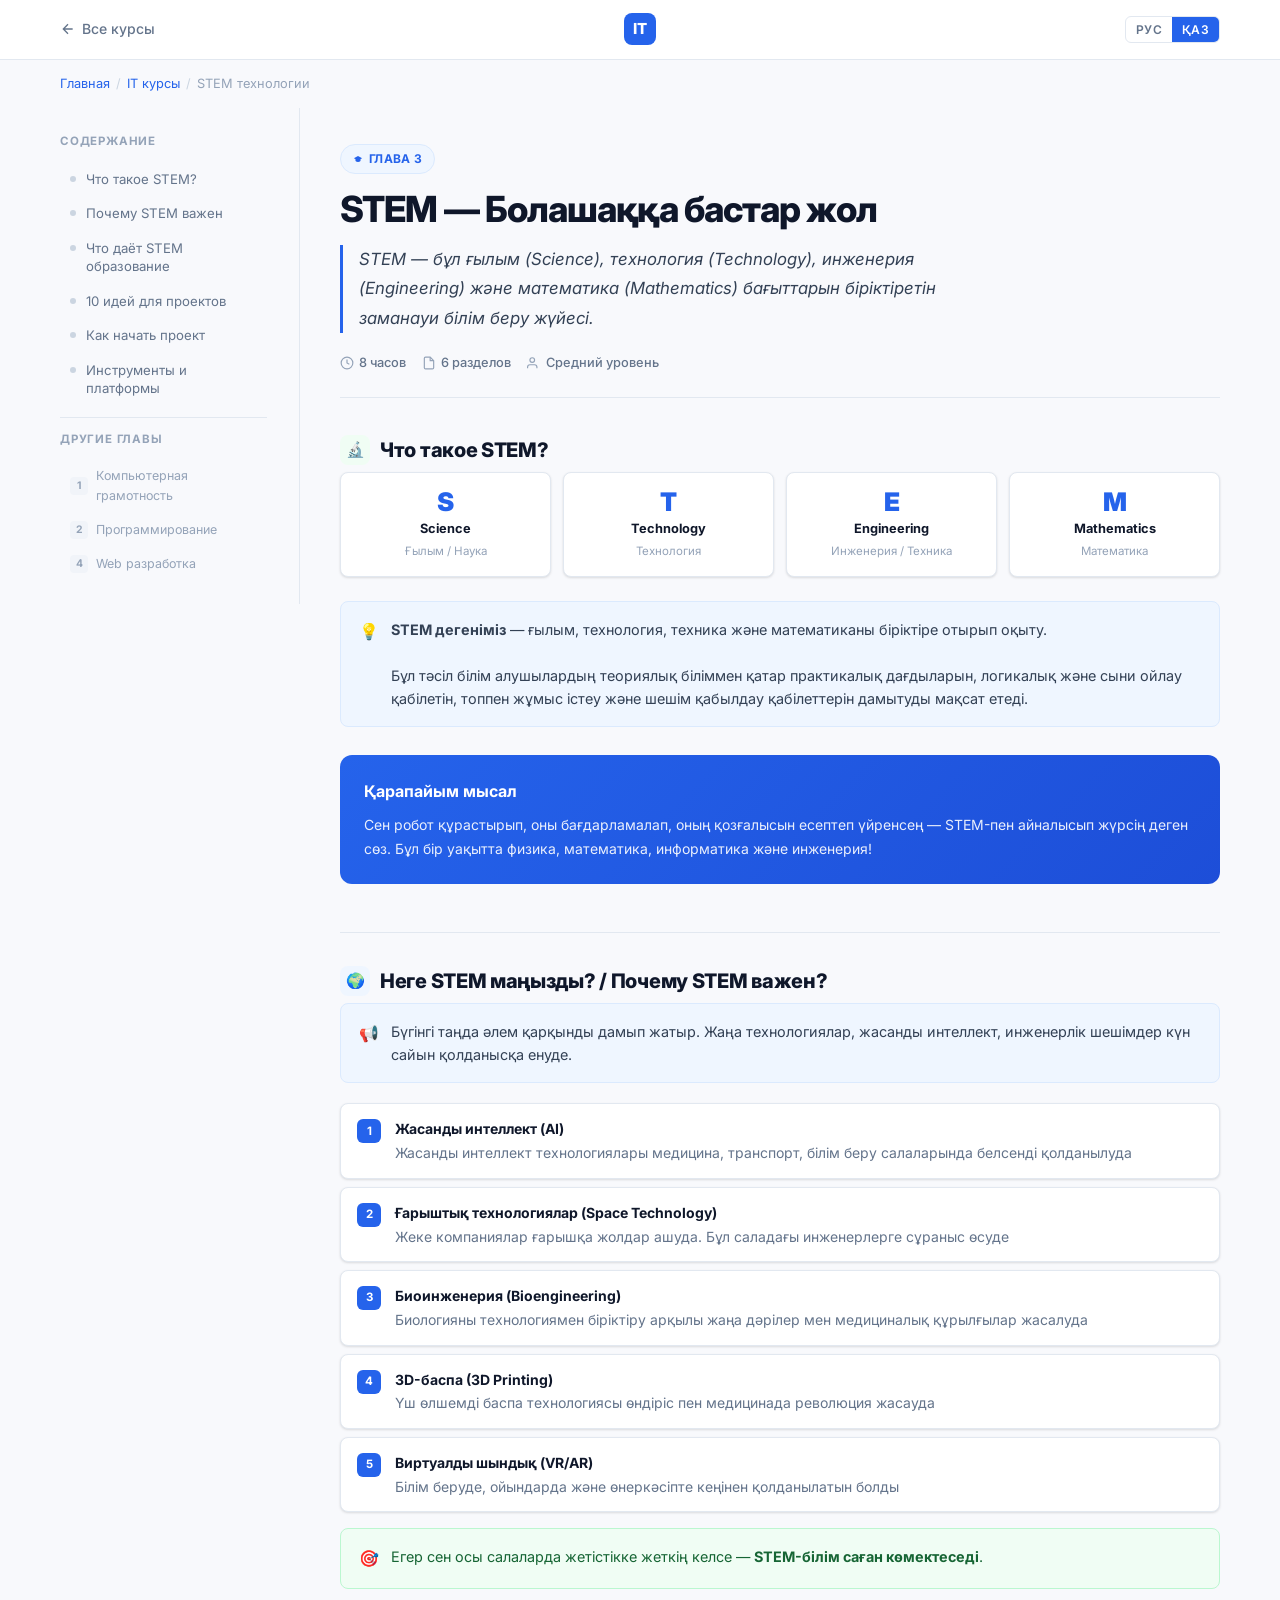
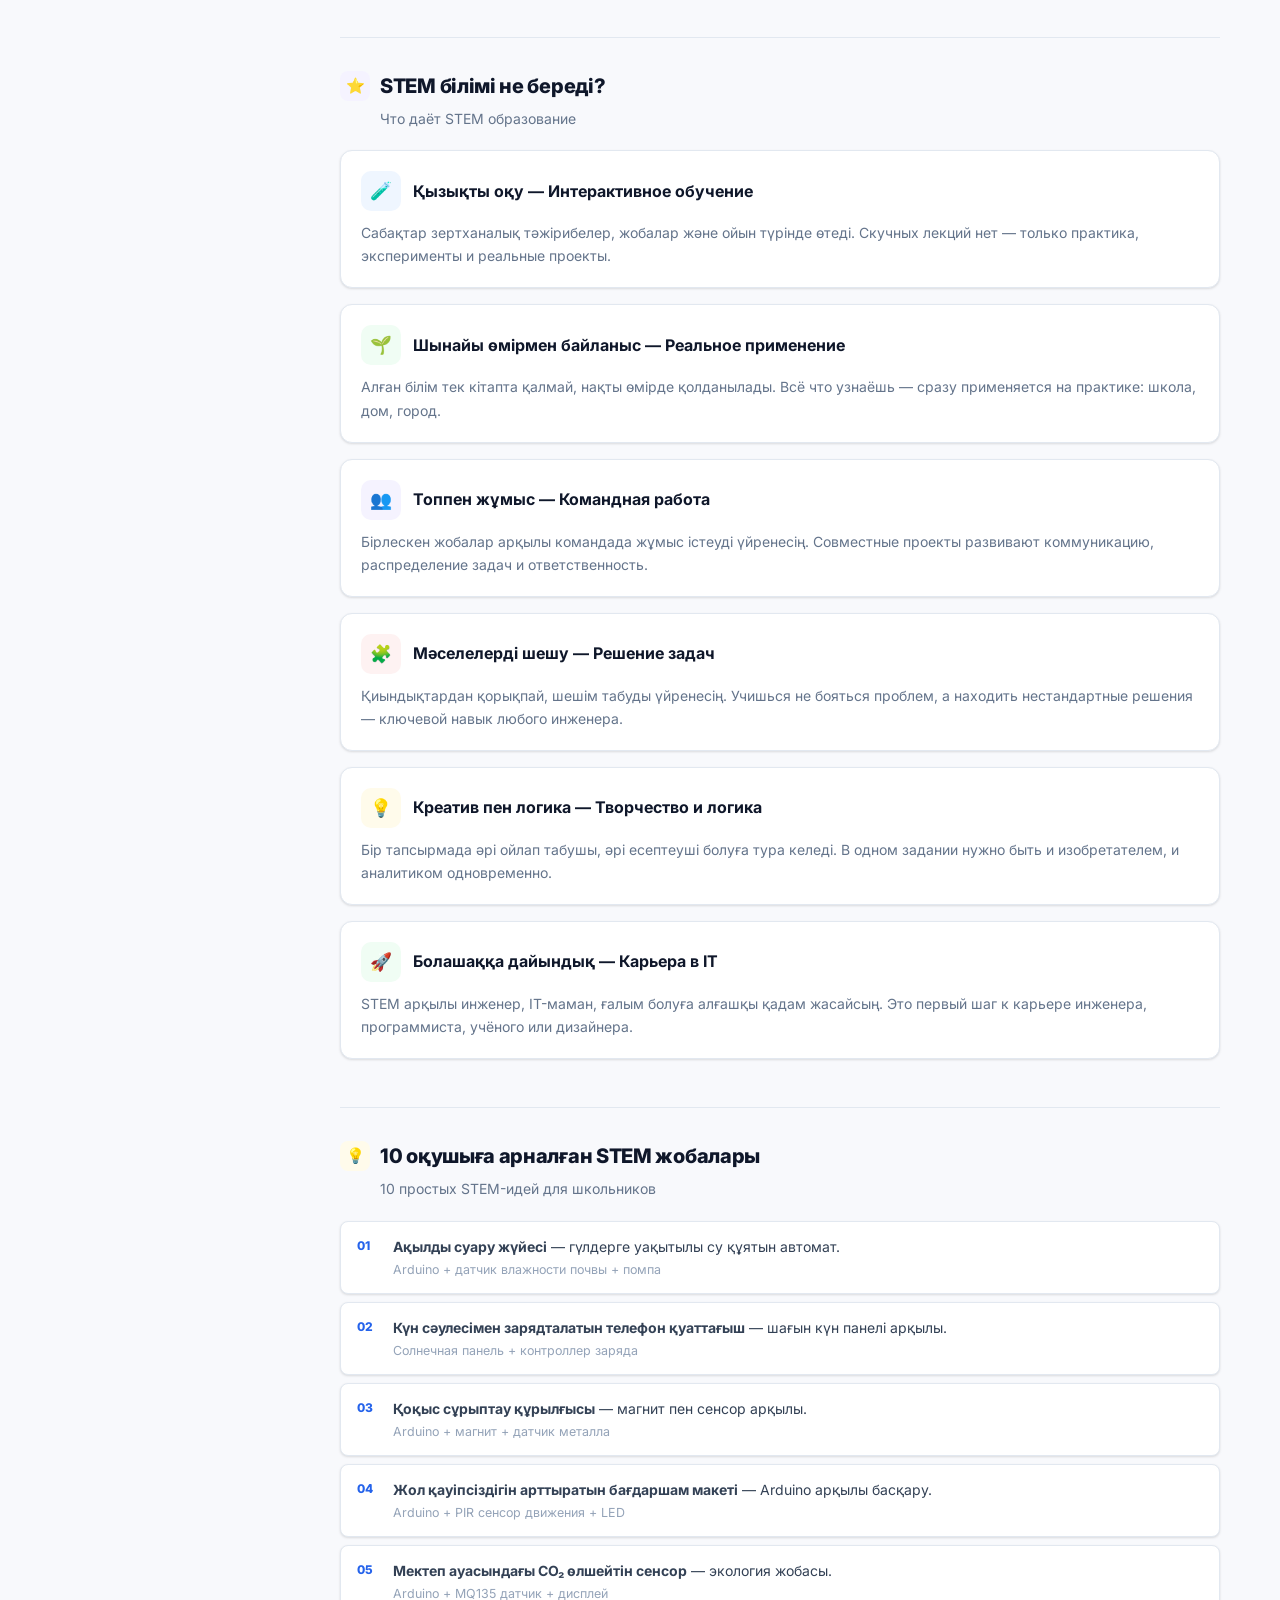
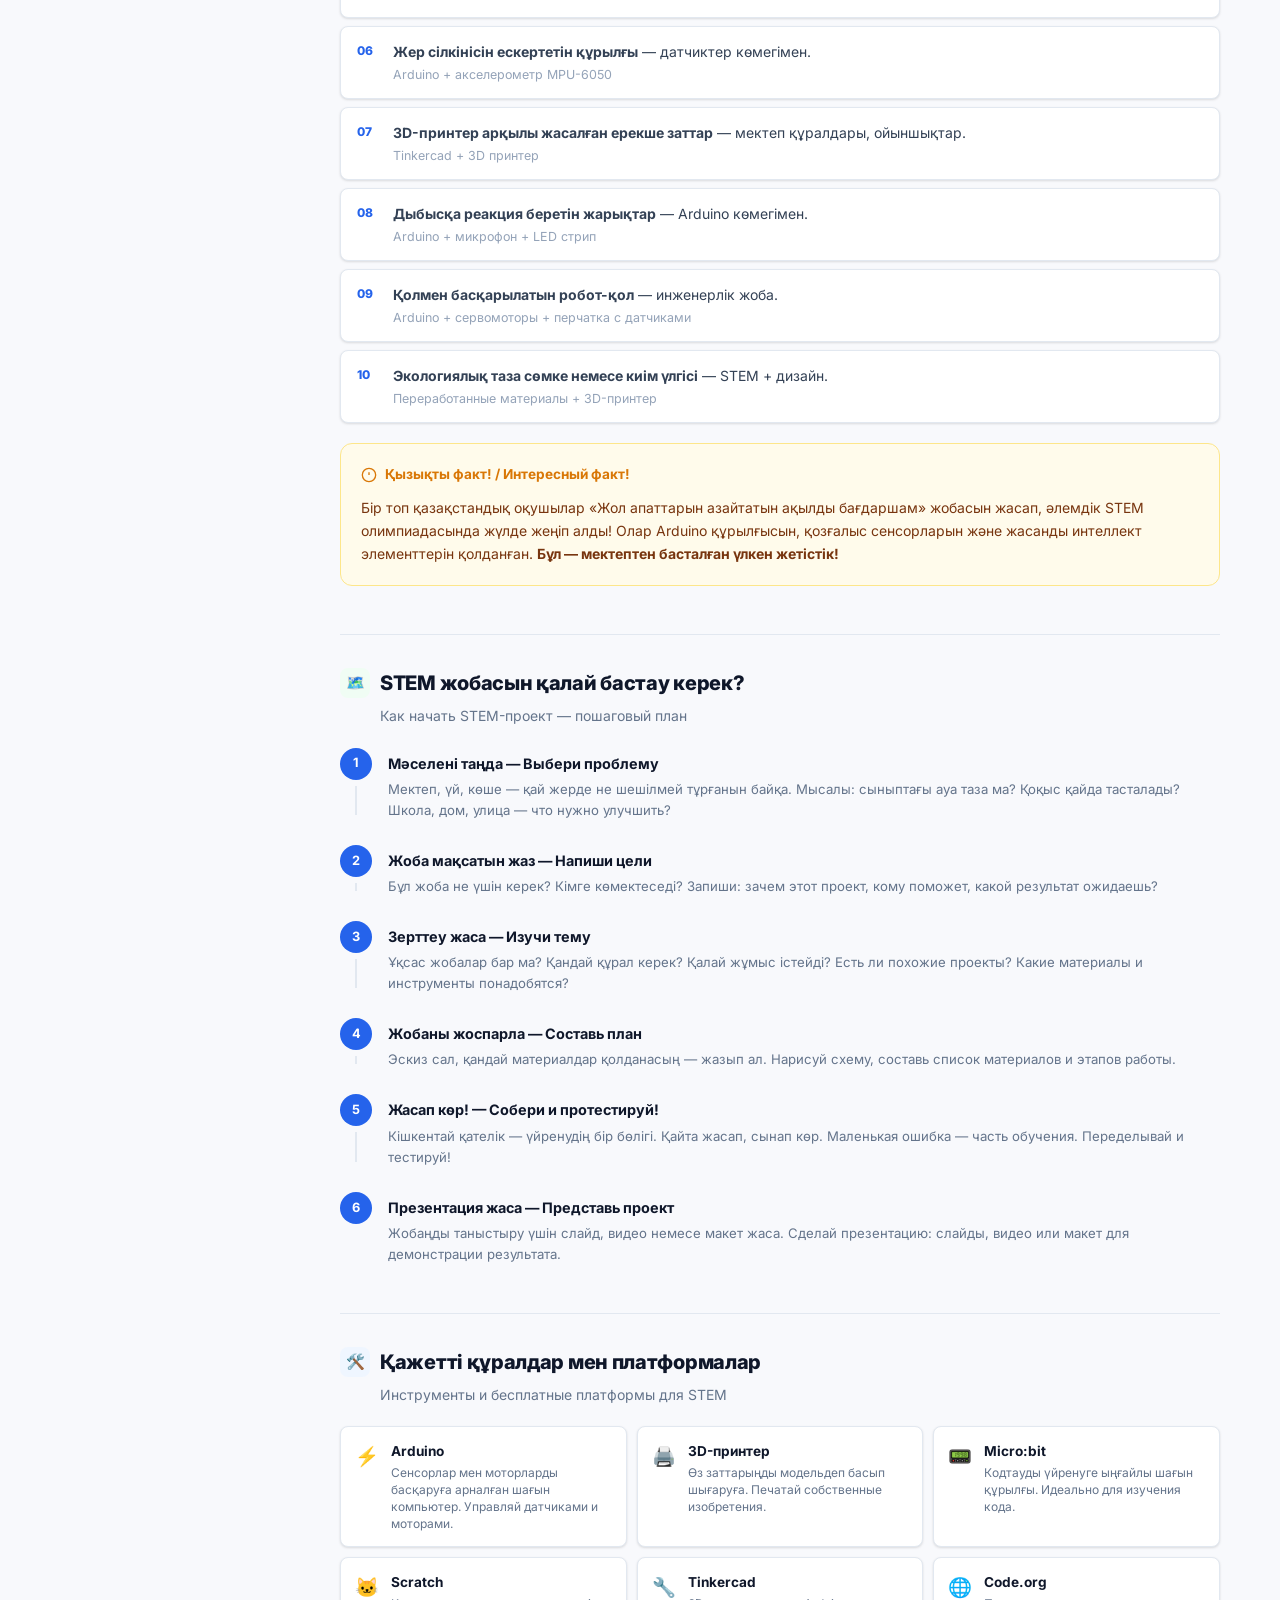
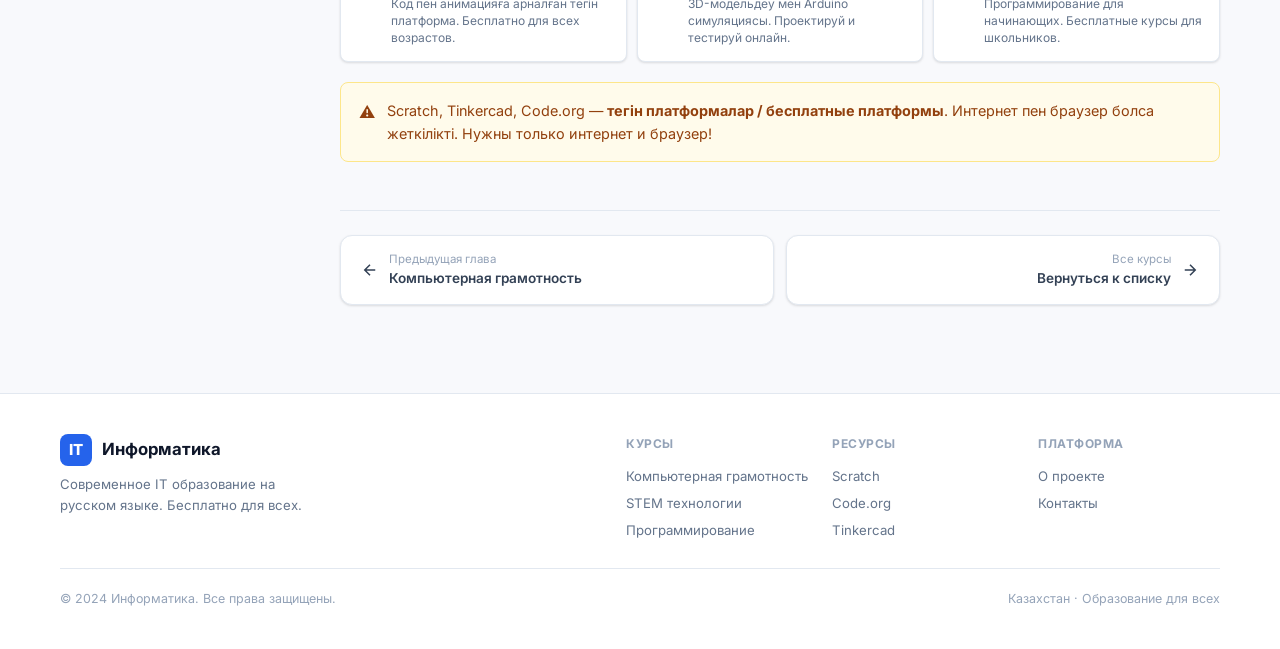
<file: stem.html>
<!DOCTYPE html>
<html lang="ru">
<head>
  <meta charset="UTF-8">
  <meta name="viewport" content="width=device-width, initial-scale=1.0">
  <meta name="description" content="STEM — наука, технологии, инженерия, математика. Arduino, 3D-печать, Micro:bit, Scratch">
  <title>STEM технологии | Информатика</title>
  <link rel="preconnect" href="https://fonts.googleapis.com">
  <link rel="preconnect" href="https://fonts.gstatic.com" crossorigin>
  <link href="https://fonts.googleapis.com/css2?family=Inter:wght@400;500;600;700;800&display=swap" rel="stylesheet">
  <link rel="stylesheet" href="css/style.css">
</head>
<body>

  <nav class="navbar" role="navigation" aria-label="Основная навигация">
    <div class="navbar-inner">
      <a href="index.html" class="nav-back" aria-label="Вернуться к списку курсов">
        <svg viewBox="0 0 24 24" fill="none" stroke="currentColor" stroke-width="2" aria-hidden="true"><path d="M19 12H5M12 5l-7 7 7 7"/></svg>
        Все курсы
      </a>
      <a href="index.html" class="nav-logo" aria-label="Информатика — главная">
        <div class="nav-logo-mark" aria-hidden="true">IT</div>
        <span style="display:none;">Информатика</span>
      </a>
      <div style="display:flex;align-items:center;gap:10px;">
        <div class="lang-switch" role="group" aria-label="Выбор языка">
          <button aria-pressed="false">РУС</button>
          <button class="active" aria-pressed="true">ҚАЗ</button>
        </div>
        <button class="nav-burger" id="navBurger" aria-label="Открыть меню" aria-expanded="false" aria-controls="mobileDrawer">
          <span class="burger-line"></span>
          <span class="burger-line"></span>
          <span class="burger-line"></span>
        </button>
      </div>
    </div>
  </nav>

  <div class="mobile-overlay" id="mobileOverlay" aria-hidden="true"></div>
  <nav class="mobile-drawer" id="mobileDrawer" aria-label="Мобильное меню" aria-hidden="true">
    <div class="drawer-header">
      <a href="index.html" class="nav-logo">
        <div class="nav-logo-mark" aria-hidden="true">IT</div>
        Информатика
      </a>
      <button class="drawer-close" id="drawerClose" aria-label="Закрыть меню">
        <svg viewBox="0 0 24 24" fill="none" stroke="currentColor" stroke-width="2" aria-hidden="true"><path d="M18 6L6 18M6 6l12 12"/></svg>
      </button>
    </div>
    <div class="drawer-body">
      <p class="drawer-section-label">Навигация</p>
      <a href="index.html" class="drawer-nav-item">
        <span class="drawer-nav-icon" aria-hidden="true">🏠</span>
        Все курсы
      </a>
      <div class="drawer-divider" aria-hidden="true"></div>
      <p class="drawer-section-label">Курсы</p>
      <a href="course.html" class="drawer-nav-item">
        <span class="drawer-nav-icon" aria-hidden="true">🖥️</span>
        Компьютерная грамотность
      </a>
      <a href="stem.html" class="drawer-nav-item active">
        <span class="drawer-nav-icon" aria-hidden="true">🔬</span>
        STEM технологии
        <span class="drawer-nav-badge">Гл. 3</span>
      </a>
      <a href="#" class="drawer-nav-item">
        <span class="drawer-nav-icon" aria-hidden="true">⚡</span>
        Программирование
      </a>
      <a href="#" class="drawer-nav-item">
        <span class="drawer-nav-icon" aria-hidden="true">🌐</span>
        Web разработка
      </a>
      <div class="drawer-divider" aria-hidden="true"></div>
      <p class="drawer-section-label">Содержание главы</p>
      <a href="#what-is-stem" class="drawer-nav-item" style="font-size:0.85rem;">
        <span class="drawer-nav-icon" style="font-size:0.85rem;" aria-hidden="true">🔬</span>
        Что такое STEM?
      </a>
      <a href="#why-stem" class="drawer-nav-item" style="font-size:0.85rem;">
        <span class="drawer-nav-icon" style="font-size:0.85rem;" aria-hidden="true">🌍</span>
        Почему STEM важен
      </a>
      <a href="#benefits" class="drawer-nav-item" style="font-size:0.85rem;">
        <span class="drawer-nav-icon" style="font-size:0.85rem;" aria-hidden="true">⭐</span>
        Что даёт образование
      </a>
      <a href="#projects" class="drawer-nav-item" style="font-size:0.85rem;">
        <span class="drawer-nav-icon" style="font-size:0.85rem;" aria-hidden="true">💡</span>
        10 идей проектов
      </a>
      <a href="#how-to-start" class="drawer-nav-item" style="font-size:0.85rem;">
        <span class="drawer-nav-icon" style="font-size:0.85rem;" aria-hidden="true">🗺️</span>
        Как начать проект
      </a>
      <a href="#tools" class="drawer-nav-item" style="font-size:0.85rem;">
        <span class="drawer-nav-icon" style="font-size:0.85rem;" aria-hidden="true">🛠️</span>
        Инструменты
      </a>
    </div>
    <div class="drawer-lang">
      <span class="drawer-lang-label">Язык / Тіл</span>
      <div class="lang-switch" role="group" aria-label="Выбор языка">
        <button aria-pressed="false">РУС</button>
        <button class="active" aria-pressed="true">ҚАЗ</button>
      </div>
    </div>
  </nav>

  <div class="container-wide">
    <nav class="breadcrumb" aria-label="Путь">
      <a href="index.html">Главная</a>
      <span class="breadcrumb-sep" aria-hidden="true">/</span>
      <a href="index.html">IT курсы</a>
      <span class="breadcrumb-sep" aria-hidden="true">/</span>
      <span aria-current="page">STEM технологии</span>
    </nav>
  </div>

  <div class="content-layout">

    <!-- SIDEBAR -->
    <aside class="toc-sidebar" aria-label="Содержание">
      <p class="toc-title">Содержание</p>
      <ul class="toc-list" role="list">
        <li>
          <a href="#what-is-stem" class="toc-item active" role="listitem">
            <span class="toc-dot" aria-hidden="true"></span>
            Что такое STEM?
          </a>
        </li>
        <li>
          <a href="#why-stem" class="toc-item" role="listitem">
            <span class="toc-dot" aria-hidden="true"></span>
            Почему STEM важен
          </a>
        </li>
        <li>
          <a href="#benefits" class="toc-item" role="listitem">
            <span class="toc-dot" aria-hidden="true"></span>
            Что даёт STEM образование
          </a>
        </li>
        <li>
          <a href="#projects" class="toc-item" role="listitem">
            <span class="toc-dot" aria-hidden="true"></span>
            10 идей для проектов
          </a>
        </li>
        <li>
          <a href="#how-to-start" class="toc-item" role="listitem">
            <span class="toc-dot" aria-hidden="true"></span>
            Как начать проект
          </a>
        </li>
        <li>
          <a href="#tools" class="toc-item" role="listitem">
            <span class="toc-dot" aria-hidden="true"></span>
            Инструменты и платформы
          </a>
        </li>
      </ul>

      <div class="toc-divider" aria-hidden="true"></div>
      <p class="toc-title">Другие главы</p>
      <ul class="toc-chapters" role="list">
        <li>
          <a href="course.html" class="toc-chapter" role="listitem">
            <span class="toc-chapter-num" aria-label="Глава 1">1</span>
            Компьютерная грамотность
          </a>
        </li>
        <li>
          <a href="#" class="toc-chapter" role="listitem">
            <span class="toc-chapter-num" aria-label="Глава 2">2</span>
            Программирование
          </a>
        </li>
        <li>
          <a href="#" class="toc-chapter" role="listitem">
            <span class="toc-chapter-num" aria-label="Глава 4">4</span>
            Web разработка
          </a>
        </li>
      </ul>
    </aside>

    <!-- ARTICLE -->
    <main class="article-wrap" id="main-content">

      <header class="article-header">
        <div class="article-chapter-label">
          <svg width="10" height="10" viewBox="0 0 24 24" fill="currentColor" aria-hidden="true"><path d="M22 10v6M2 10l10-5 10 5-10 5-10-5z"/><path d="M6 12v5c3 3 9 3 12 0v-5"/></svg>
          ГЛАВА 3
        </div>
        <h1>STEM — Болашаққа бастар жол</h1>
        <blockquote class="article-intro">
          STEM — бұл ғылым (Science), технология (Technology), инженерия (Engineering) және математика (Mathematics) бағыттарын біріктіретін заманауи білім беру жүйесі.
        </blockquote>
        <div class="article-meta">
          <span class="article-meta-tag">
            <svg viewBox="0 0 24 24" fill="none" stroke="currentColor" stroke-width="2" aria-hidden="true"><circle cx="12" cy="12" r="10"/><polyline points="12 6 12 12 16 14"/></svg>
            8 часов
          </span>
          <span class="article-meta-tag">
            <svg viewBox="0 0 24 24" fill="none" stroke="currentColor" stroke-width="2" aria-hidden="true"><path d="M14 2H6a2 2 0 0 0-2 2v16a2 2 0 0 0 2 2h12a2 2 0 0 0 2-2V8z"/><polyline points="14 2 14 8 20 8"/></svg>
            6 разделов
          </span>
          <span class="article-meta-tag">
            <svg viewBox="0 0 24 24" fill="none" stroke="currentColor" stroke-width="2" aria-hidden="true"><path d="M17 21v-2a4 4 0 0 0-4-4H5a4 4 0 0 0-4 4v2"/><circle cx="9" cy="7" r="4"/></svg>
            Средний уровень
          </span>
        </div>
      </header>

      <!-- WHAT IS STEM -->
      <section class="content-section" id="what-is-stem" aria-labelledby="what-stem-title">
        <h2 class="section-title" id="what-stem-title">
          <span class="section-title-icon" style="background:var(--green-light);" aria-hidden="true">🔬</span>
          Что такое STEM?
        </h2>

        <div class="stem-grid" role="list" aria-label="Составляющие STEM">
          <div class="stem-card" role="listitem">
            <div class="stem-card-letter" aria-hidden="true">S</div>
            <div class="stem-card-word">Science</div>
            <div class="stem-card-ru">Ғылым / Наука</div>
          </div>
          <div class="stem-card" role="listitem">
            <div class="stem-card-letter" aria-hidden="true">T</div>
            <div class="stem-card-word">Technology</div>
            <div class="stem-card-ru">Технология</div>
          </div>
          <div class="stem-card" role="listitem">
            <div class="stem-card-letter" aria-hidden="true">E</div>
            <div class="stem-card-word">Engineering</div>
            <div class="stem-card-ru">Инженерия / Техника</div>
          </div>
          <div class="stem-card" role="listitem">
            <div class="stem-card-letter" aria-hidden="true">M</div>
            <div class="stem-card-word">Mathematics</div>
            <div class="stem-card-ru">Математика</div>
          </div>
        </div>

        <div class="callout callout-blue" role="note">
          <span class="callout-icon" aria-hidden="true">💡</span>
          <div>
            <strong>STEM дегеніміз</strong> — ғылым, технология, техника және математиканы біріктіре отырып оқыту.<br><br>
            Бұл тәсіл білім алушылардың теориялық біліммен қатар практикалық дағдыларын, логикалық және сыни ойлау қабілетін, топпен жұмыс істеу және шешім қабылдау қабілеттерін дамытуды мақсат етеді.
          </div>
        </div>

        <div class="highlight-box" role="note">
          <h3>Қарапайым мысал</h3>
          <p>Сен робот құрастырып, оны бағдарламалап, оның қозғалысын есептеп үйренсең — STEM-пен айналысып жүрсің деген сөз. Бұл бір уақытта физика, математика, информатика және инженерия!</p>
        </div>
      </section>

      <div class="section-divider" aria-hidden="true"></div>

      <!-- WHY STEM -->
      <section class="content-section" id="why-stem" aria-labelledby="why-stem-title">
        <h2 class="section-title" id="why-stem-title">
          <span class="section-title-icon" style="background:var(--blue-light);" aria-hidden="true">🌍</span>
          Неге STEM маңызды? / Почему STEM важен?
        </h2>

        <div class="callout callout-blue" role="note">
          <span class="callout-icon" aria-hidden="true">📢</span>
          <div>Бүгінгі таңда әлем қарқынды дамып жатыр. Жаңа технологиялар, жасанды интеллект, инженерлік шешімдер күн сайын қолданысқа енуде.</div>
        </div>

        <div class="info-list" role="list" aria-label="Развивающиеся области">
          <div class="info-row" role="listitem">
            <span class="info-row-num" aria-hidden="true">1</span>
            <div>
              <strong>Жасанды интеллект (AI)</strong>
              <p>Жасанды интеллект технологиялары медицина, транспорт, білім беру салаларында белсенді қолданылуда</p>
            </div>
          </div>
          <div class="info-row" role="listitem">
            <span class="info-row-num" aria-hidden="true">2</span>
            <div>
              <strong>Ғарыштық технологиялар (Space Technology)</strong>
              <p>Жеке компаниялар ғарышқа жолдар ашуда. Бұл саладағы инженерлерге сұраныс өсуде</p>
            </div>
          </div>
          <div class="info-row" role="listitem">
            <span class="info-row-num" aria-hidden="true">3</span>
            <div>
              <strong>Биоинженерия (Bioengineering)</strong>
              <p>Биологияны технологиямен біріктіру арқылы жаңа дәрілер мен медициналық құрылғылар жасалуда</p>
            </div>
          </div>
          <div class="info-row" role="listitem">
            <span class="info-row-num" aria-hidden="true">4</span>
            <div>
              <strong>3D-баспа (3D Printing)</strong>
              <p>Үш өлшемді баспа технологиясы өндіріс пен медицинада революция жасауда</p>
            </div>
          </div>
          <div class="info-row" role="listitem">
            <span class="info-row-num" aria-hidden="true">5</span>
            <div>
              <strong>Виртуалды шындық (VR/AR)</strong>
              <p>Білім беруде, ойындарда және өнеркәсіпте кеңінен қолданылатын болды</p>
            </div>
          </div>
        </div>

        <div class="callout callout-green" role="note" style="margin-top:16px;">
          <span class="callout-icon" aria-hidden="true">🎯</span>
          <div>Егер сен осы салаларда жетістікке жеткің келсе — <strong>STEM-білім саған көмектеседі</strong>.</div>
        </div>
      </section>

      <div class="section-divider" aria-hidden="true"></div>

      <!-- BENEFITS -->
      <section class="content-section" id="benefits" aria-labelledby="benefits-title">
        <h2 class="section-title" id="benefits-title">
          <span class="section-title-icon" style="background:var(--purple-light);" aria-hidden="true">⭐</span>
          STEM білімі не береді?
        </h2>
        <p class="section-subtitle">Что даёт STEM образование</p>

        <div class="skill-cards">

          <div class="skill-card">
            <div class="skill-card-head">
              <div class="skill-card-icon" aria-hidden="true">🧪</div>
              <h3>Қызықты оқу — Интерактивное обучение</h3>
            </div>
            <p>Сабақтар зертханалық тәжірибелер, жобалар және ойын түрінде өтеді. Скучных лекций нет — только практика, эксперименты и реальные проекты.</p>
          </div>

          <div class="skill-card">
            <div class="skill-card-head">
              <div class="skill-card-icon green" aria-hidden="true">🌱</div>
              <h3>Шынайы өмірмен байланыс — Реальное применение</h3>
            </div>
            <p>Алған білім тек кітапта қалмай, нақты өмірде қолданылады. Всё что узнаёшь — сразу применяется на практике: школа, дом, город.</p>
          </div>

          <div class="skill-card">
            <div class="skill-card-head">
              <div class="skill-card-icon purple" aria-hidden="true">👥</div>
              <h3>Топпен жұмыс — Командная работа</h3>
            </div>
            <p>Бірлескен жобалар арқылы командада жұмыс істеуді үйренесің. Совместные проекты развивают коммуникацию, распределение задач и ответственность.</p>
          </div>

          <div class="skill-card">
            <div class="skill-card-head">
              <div class="skill-card-icon" style="background:var(--red-light);" aria-hidden="true">🧩</div>
              <h3>Мәселелерді шешу — Решение задач</h3>
            </div>
            <p>Қиындықтардан қорықпай, шешім табуды үйренесің. Учишься не бояться проблем, а находить нестандартные решения — ключевой навык любого инженера.</p>
          </div>

          <div class="skill-card">
            <div class="skill-card-head">
              <div class="skill-card-icon" style="background:var(--amber-light);" aria-hidden="true">💡</div>
              <h3>Креатив пен логика — Творчество и логика</h3>
            </div>
            <p>Бір тапсырмада әрі ойлап табушы, әрі есептеуші болуға тура келеді. В одном задании нужно быть и изобретателем, и аналитиком одновременно.</p>
          </div>

          <div class="skill-card">
            <div class="skill-card-head">
              <div class="skill-card-icon green" aria-hidden="true">🚀</div>
              <h3>Болашаққа дайындық — Карьера в IT</h3>
            </div>
            <p>STEM арқылы инженер, IT-маман, ғалым болуға алғашқы қадам жасайсың. Это первый шаг к карьере инженера, программиста, учёного или дизайнера.</p>
          </div>

        </div>
      </section>

      <div class="section-divider" aria-hidden="true"></div>

      <!-- PROJECT IDEAS -->
      <section class="content-section" id="projects" aria-labelledby="projects-title">
        <h2 class="section-title" id="projects-title">
          <span class="section-title-icon" style="background:var(--amber-light);" aria-hidden="true">💡</span>
          10 оқушыға арналған STEM жобалары
        </h2>
        <p class="section-subtitle">10 простых STEM-идей для школьников</p>

        <div class="ideas-list" role="list">
          <div class="idea-item" role="listitem">
            <span class="idea-num" aria-label="Идея 1">01</span>
            <div>
              <strong>Ақылды суару жүйесі</strong> — гүлдерге уақытылы су құятын автомат.
              <div style="font-size:0.78rem;color:var(--text-4);margin-top:2px;">Arduino + датчик влажности почвы + помпа</div>
            </div>
          </div>
          <div class="idea-item" role="listitem">
            <span class="idea-num" aria-label="Идея 2">02</span>
            <div>
              <strong>Күн сәулесімен зарядталатын телефон қуаттағыш</strong> — шағын күн панелі арқылы.
              <div style="font-size:0.78rem;color:var(--text-4);margin-top:2px;">Солнечная панель + контроллер заряда</div>
            </div>
          </div>
          <div class="idea-item" role="listitem">
            <span class="idea-num" aria-label="Идея 3">03</span>
            <div>
              <strong>Қоқыс сұрыптау құрылғысы</strong> — магнит пен сенсор арқылы.
              <div style="font-size:0.78rem;color:var(--text-4);margin-top:2px;">Arduino + магнит + датчик металла</div>
            </div>
          </div>
          <div class="idea-item" role="listitem">
            <span class="idea-num" aria-label="Идея 4">04</span>
            <div>
              <strong>Жол қауіпсіздігін арттыратын бағдаршам макеті</strong> — Arduino арқылы басқару.
              <div style="font-size:0.78rem;color:var(--text-4);margin-top:2px;">Arduino + PIR сенсор движения + LED</div>
            </div>
          </div>
          <div class="idea-item" role="listitem">
            <span class="idea-num" aria-label="Идея 5">05</span>
            <div>
              <strong>Мектеп ауасындағы CO₂ өлшейтін сенсор</strong> — экология жобасы.
              <div style="font-size:0.78rem;color:var(--text-4);margin-top:2px;">Arduino + MQ135 датчик + дисплей</div>
            </div>
          </div>
          <div class="idea-item" role="listitem">
            <span class="idea-num" aria-label="Идея 6">06</span>
            <div>
              <strong>Жер сілкінісін ескертетін құрылғы</strong> — датчиктер көмегімен.
              <div style="font-size:0.78rem;color:var(--text-4);margin-top:2px;">Arduino + акселерометр MPU-6050</div>
            </div>
          </div>
          <div class="idea-item" role="listitem">
            <span class="idea-num" aria-label="Идея 7">07</span>
            <div>
              <strong>3D-принтер арқылы жасалған ерекше заттар</strong> — мектеп құралдары, ойыншықтар.
              <div style="font-size:0.78rem;color:var(--text-4);margin-top:2px;">Tinkercad + 3D принтер</div>
            </div>
          </div>
          <div class="idea-item" role="listitem">
            <span class="idea-num" aria-label="Идея 8">08</span>
            <div>
              <strong>Дыбысқа реакция беретін жарықтар</strong> — Arduino көмегімен.
              <div style="font-size:0.78rem;color:var(--text-4);margin-top:2px;">Arduino + микрофон + LED стрип</div>
            </div>
          </div>
          <div class="idea-item" role="listitem">
            <span class="idea-num" aria-label="Идея 9">09</span>
            <div>
              <strong>Қолмен басқарылатын робот-қол</strong> — инженерлік жоба.
              <div style="font-size:0.78rem;color:var(--text-4);margin-top:2px;">Arduino + сервомоторы + перчатка с датчиками</div>
            </div>
          </div>
          <div class="idea-item" role="listitem">
            <span class="idea-num" aria-label="Идея 10">10</span>
            <div>
              <strong>Экологиялық таза сөмке немесе киім үлгісі</strong> — STEM + дизайн.
              <div style="font-size:0.78rem;color:var(--text-4);margin-top:2px;">Переработанные материалы + 3D-принтер</div>
            </div>
          </div>
        </div>

        <div class="fact-box" role="note">
          <div class="fact-box-head">
            <svg width="16" height="16" viewBox="0 0 24 24" fill="none" stroke="currentColor" stroke-width="2" aria-hidden="true"><circle cx="12" cy="12" r="10"/><line x1="12" y1="8" x2="12" y2="12"/><line x1="12" y1="16" x2="12.01" y2="16"/></svg>
            Қызықты факт! / Интересный факт!
          </div>
          <p>Бір топ қазақстандық оқушылар «Жол апаттарын азайтатын ақылды бағдаршам» жобасын жасап, әлемдік STEM олимпиадасында жүлде жеңіп алды! Олар Arduino құрылғысын, қозғалыс сенсорларын және жасанды интеллект элементтерін қолданған. <strong>Бұл — мектептен басталған үлкен жетістік!</strong></p>
        </div>
      </section>

      <div class="section-divider" aria-hidden="true"></div>

      <!-- HOW TO START -->
      <section class="content-section" id="how-to-start" aria-labelledby="start-title">
        <h2 class="section-title" id="start-title">
          <span class="section-title-icon" style="background:var(--green-light);" aria-hidden="true">🗺️</span>
          STEM жобасын қалай бастау керек?
        </h2>
        <p class="section-subtitle">Как начать STEM-проект — пошаговый план</p>

        <div class="steps" role="list">
          <div class="step" role="listitem">
            <div class="step-left" aria-hidden="true">
              <div class="step-num">1</div>
              <div class="step-line"></div>
            </div>
            <div class="step-content">
              <h4>Мәселені таңда — Выбери проблему</h4>
              <p>Мектеп, үй, көше — қай жерде не шешілмей тұрғанын байқа. Мысалы: сыныптағы ауа таза ма? Қоқыс қайда тасталады? Школа, дом, улица — что нужно улучшить?</p>
            </div>
          </div>
          <div class="step" role="listitem">
            <div class="step-left" aria-hidden="true">
              <div class="step-num">2</div>
              <div class="step-line"></div>
            </div>
            <div class="step-content">
              <h4>Жоба мақсатын жаз — Напиши цели</h4>
              <p>Бұл жоба не үшін керек? Кімге көмектеседі? Запиши: зачем этот проект, кому поможет, какой результат ожидаешь?</p>
            </div>
          </div>
          <div class="step" role="listitem">
            <div class="step-left" aria-hidden="true">
              <div class="step-num">3</div>
              <div class="step-line"></div>
            </div>
            <div class="step-content">
              <h4>Зерттеу жаса — Изучи тему</h4>
              <p>Ұқсас жобалар бар ма? Қандай құрал керек? Қалай жұмыс істейді? Есть ли похожие проекты? Какие материалы и инструменты понадобятся?</p>
            </div>
          </div>
          <div class="step" role="listitem">
            <div class="step-left" aria-hidden="true">
              <div class="step-num">4</div>
              <div class="step-line"></div>
            </div>
            <div class="step-content">
              <h4>Жобаны жоспарла — Составь план</h4>
              <p>Эскиз сал, қандай материалдар қолданасың — жазып ал. Нарисуй схему, составь список материалов и этапов работы.</p>
            </div>
          </div>
          <div class="step" role="listitem">
            <div class="step-left" aria-hidden="true">
              <div class="step-num">5</div>
              <div class="step-line"></div>
            </div>
            <div class="step-content">
              <h4>Жасап көр! — Собери и протестируй!</h4>
              <p>Кішкентай қателік — үйренудің бір бөлігі. Қайта жасап, сынап көр. Маленькая ошибка — часть обучения. Переделывай и тестируй!</p>
            </div>
          </div>
          <div class="step" role="listitem">
            <div class="step-left" aria-hidden="true">
              <div class="step-num">6</div>
              <div class="step-line" style="display:none;"></div>
            </div>
            <div class="step-content">
              <h4>Презентация жаса — Представь проект</h4>
              <p>Жобаңды таныстыру үшін слайд, видео немесе макет жаса. Сделай презентацию: слайды, видео или макет для демонстрации результата.</p>
            </div>
          </div>
        </div>
      </section>

      <div class="section-divider" aria-hidden="true"></div>

      <!-- TOOLS -->
      <section class="content-section" id="tools" aria-labelledby="tools-title">
        <h2 class="section-title" id="tools-title">
          <span class="section-title-icon" style="background:var(--blue-light);" aria-hidden="true">🛠️</span>
          Қажетті құралдар мен платформалар
        </h2>
        <p class="section-subtitle">Инструменты и бесплатные платформы для STEM</p>

        <div class="tools-grid" role="list">
          <div class="tool-item" role="listitem">
            <span class="tool-icon" aria-hidden="true">⚡</span>
            <div>
              <div class="tool-name">Arduino</div>
              <div class="tool-desc">Сенсорлар мен моторларды басқаруға арналған шағын компьютер. Управляй датчиками и моторами.</div>
            </div>
          </div>
          <div class="tool-item" role="listitem">
            <span class="tool-icon" aria-hidden="true">🖨️</span>
            <div>
              <div class="tool-name">3D-принтер</div>
              <div class="tool-desc">Өз заттарыңды модельдеп басып шығаруға. Печатай собственные изобретения.</div>
            </div>
          </div>
          <div class="tool-item" role="listitem">
            <span class="tool-icon" aria-hidden="true">📟</span>
            <div>
              <div class="tool-name">Micro:bit</div>
              <div class="tool-desc">Кодтауды үйренуге ыңғайлы шағын құрылғы. Идеально для изучения кода.</div>
            </div>
          </div>
          <div class="tool-item" role="listitem">
            <span class="tool-icon" aria-hidden="true">🐱</span>
            <div>
              <div class="tool-name">Scratch</div>
              <div class="tool-desc">Код пен анимацияға арналған тегін платформа. Бесплатно для всех возрастов.</div>
            </div>
          </div>
          <div class="tool-item" role="listitem">
            <span class="tool-icon" aria-hidden="true">🔧</span>
            <div>
              <div class="tool-name">Tinkercad</div>
              <div class="tool-desc">3D-модельдеу мен Arduino симуляциясы. Проектируй и тестируй онлайн.</div>
            </div>
          </div>
          <div class="tool-item" role="listitem">
            <span class="tool-icon" aria-hidden="true">🌐</span>
            <div>
              <div class="tool-name">Code.org</div>
              <div class="tool-desc">Программирование для начинающих. Бесплатные курсы для школьников.</div>
            </div>
          </div>
        </div>

        <div class="callout callout-amber" style="margin-top:20px;" role="note">
          <span class="callout-icon" aria-hidden="true">⚠️</span>
          <div>Scratch, Tinkercad, Code.org — <strong>тегін платформалар / бесплатные платформы</strong>. Интернет пен браузер болса жеткілікті. Нужны только интернет и браузер!</div>
        </div>
      </section>

      <!-- CHAPTER NAV -->
      <nav class="chapter-nav-bottom" aria-label="Навигация по главам">
        <a href="course.html" class="chapter-nav-btn">
          <svg viewBox="0 0 24 24" fill="none" stroke="currentColor" stroke-width="2" aria-hidden="true"><path d="M19 12H5M12 5l-7 7 7 7"/></svg>
          <div>
            <span class="btn-sub">Предыдущая глава</span>
            Компьютерная грамотность
          </div>
        </a>
        <a href="index.html" class="chapter-nav-btn next">
          <div>
            <span class="btn-sub">Все курсы</span>
            Вернуться к списку
          </div>
          <svg viewBox="0 0 24 24" fill="none" stroke="currentColor" stroke-width="2" aria-hidden="true"><path d="M5 12h14M12 5l7 7-7 7"/></svg>
        </a>
      </nav>

    </main>
  </div>

  <footer role="contentinfo">
    <div class="footer-inner">
      <div class="footer-top">
        <div>
          <a href="index.html" class="nav-logo">
            <div class="nav-logo-mark" aria-hidden="true">IT</div>
            Информатика
          </a>
          <p class="footer-brand-desc">Современное IT образование на русском языке. Бесплатно для всех.</p>
        </div>
        <nav class="footer-cols" aria-label="Навигация в подвале">
          <div class="footer-col">
            <h4>Курсы</h4>
            <a href="course.html">Компьютерная грамотность</a>
            <a href="stem.html">STEM технологии</a>
            <a href="#">Программирование</a>
          </div>
          <div class="footer-col">
            <h4>Ресурсы</h4>
            <a href="#">Scratch</a>
            <a href="#">Code.org</a>
            <a href="#">Tinkercad</a>
          </div>
          <div class="footer-col">
            <h4>Платформа</h4>
            <a href="#">О проекте</a>
            <a href="#">Контакты</a>
          </div>
        </nav>
      </div>
      <div class="footer-bottom">
        <span>© 2024 Информатика. Все права защищены.</span>
        <span>Казахстан · Образование для всех</span>
      </div>
    </div>
  </footer>

  <button class="back-top" id="backTop" aria-label="Вернуться наверх">
    <svg viewBox="0 0 24 24" fill="none" stroke="currentColor" stroke-width="2" aria-hidden="true"><path d="M18 15l-6-6-6 6"/></svg>
  </button>

  <script src="js/main.js"></script>
  <script src="js/telegram.js"></script>
</body>
</html>
</file>
<file: css/style.css>
/* ===== TOKENS ===== */
:root {
  --bg: #f8f9fc;
  --bg-white: #ffffff;
  --bg-muted: #f1f4f9;
  --bg-dark: #0f172a;
  --border: #e2e8f0;
  --border-strong: #cbd5e1;

  --blue: #2563eb;
  --blue-light: #eff6ff;
  --blue-mid: #dbeafe;
  --green: #16a34a;
  --green-light: #f0fdf4;
  --amber: #d97706;
  --amber-light: #fffbeb;
  --purple: #7c3aed;
  --purple-light: #f5f3ff;
  --red: #dc2626;
  --red-light: #fef2f2;

  --text: #0f172a;
  --text-2: #334155;
  --text-3: #64748b;
  --text-4: #94a3b8;

  --font: 'Inter', -apple-system, BlinkMacSystemFont, 'Segoe UI', sans-serif;
  --radius: 12px;
  --radius-sm: 8px;
  --shadow: 0 1px 3px rgba(0,0,0,.08), 0 1px 2px rgba(0,0,0,.05);
  --shadow-md: 0 4px 12px rgba(0,0,0,.08), 0 2px 4px rgba(0,0,0,.04);
  --shadow-lg: 0 10px 30px rgba(0,0,0,.1);
  --transition: all .2s ease;
}

/* ===== RESET ===== */
*, *::before, *::after { box-sizing: border-box; margin: 0; padding: 0; }
html { font-size: 16px; scroll-behavior: smooth; -webkit-text-size-adjust: 100%; }
body { font-family: var(--font); background: var(--bg); color: var(--text); line-height: 1.6; min-height: 100dvh; }
img { max-width: 100%; height: auto; display: block; }
a { text-decoration: none; color: inherit; }
ul, ol { list-style: none; }
button { font-family: inherit; cursor: pointer; border: none; background: none; }

/* ===== SCROLLBAR ===== */
::-webkit-scrollbar { width: 6px; }
::-webkit-scrollbar-track { background: var(--bg-muted); }
::-webkit-scrollbar-thumb { background: var(--border-strong); border-radius: 3px; }
::-webkit-scrollbar-thumb:hover { background: var(--text-3); }

/* ===== LAYOUT ===== */
.container { width: 100%; max-width: 900px; margin: 0 auto; padding: 0 20px; }
.container-wide { width: 100%; max-width: 1200px; margin: 0 auto; padding: 0 20px; }

/* ===== NAVBAR ===== */
.navbar {
  position: sticky;
  top: 0; z-index: 200;
  background: var(--bg-white);
  border-bottom: 1px solid var(--border);
  height: 60px;
  display: flex;
  align-items: center;
}
.navbar-inner {
  display: flex;
  align-items: center;
  justify-content: space-between;
  gap: 16px;
  width: 100%;
  max-width: 1200px;
  margin: 0 auto;
  padding: 0 20px;
}
.nav-logo {
  display: flex;
  align-items: center;
  gap: 10px;
  font-weight: 700;
  font-size: 1.05rem;
  color: var(--text);
  flex-shrink: 0;
}
.nav-logo-mark {
  width: 32px; height: 32px;
  background: var(--blue);
  border-radius: 8px;
  display: flex;
  align-items: center;
  justify-content: center;
  color: #fff;
  font-size: 0.95rem;
  font-weight: 800;
  flex-shrink: 0;
}
.nav-links {
  display: none;
  gap: 4px;
  align-items: center;
}
.nav-links a {
  padding: 6px 14px;
  border-radius: 6px;
  font-size: 0.875rem;
  font-weight: 500;
  color: var(--text-3);
  transition: var(--transition);
}
.nav-links a:hover, .nav-links a.active { color: var(--blue); background: var(--blue-light); }
.lang-switch {
  display: flex;
  border: 1px solid var(--border);
  border-radius: 6px;
  overflow: hidden;
}
.lang-switch button {
  padding: 5px 10px;
  font-size: 0.75rem;
  font-weight: 600;
  color: var(--text-3);
  transition: var(--transition);
  letter-spacing: .3px;
}
.lang-switch button.active { background: var(--blue); color: #fff; }

/* ===== HAMBURGER BUTTON ===== */
.nav-burger {
  display: flex;
  flex-direction: column;
  justify-content: center;
  align-items: center;
  gap: 5px;
  width: 40px;
  height: 40px;
  border-radius: 10px;
  background: none;
  border: 1px solid var(--border);
  cursor: pointer;
  transition: var(--transition);
  flex-shrink: 0;
  padding: 0;
}
.nav-burger:hover { background: var(--bg-muted); border-color: var(--border-strong); }
.nav-burger.open { background: var(--blue); border-color: var(--blue); }
.burger-line {
  display: block;
  width: 18px; height: 2px;
  background: var(--text-2);
  border-radius: 2px;
  transition: transform .3s ease, opacity .3s ease, width .3s ease;
  transform-origin: center;
}
.nav-burger.open .burger-line { background: #fff; }
.nav-burger.open .burger-line:nth-child(1) { transform: translateY(7px) rotate(45deg); }
.nav-burger.open .burger-line:nth-child(2) { opacity: 0; width: 0; }
.nav-burger.open .burger-line:nth-child(3) { transform: translateY(-7px) rotate(-45deg); }

/* ===== MOBILE DRAWER ===== */
.mobile-overlay {
  display: none;
  position: fixed;
  inset: 0;
  background: rgba(15, 23, 42, 0.5);
  z-index: 150;
  opacity: 0;
  transition: opacity .3s ease;
  backdrop-filter: blur(2px);
}
.mobile-overlay.show { display: block; }
.mobile-overlay.visible { opacity: 1; }

.mobile-drawer {
  position: fixed;
  top: 0; right: 0;
  width: min(320px, 90vw);
  height: 100dvh;
  background: var(--bg-white);
  z-index: 300;
  transform: translateX(100%);
  transition: transform .35s cubic-bezier(.4,0,.2,1);
  display: flex;
  flex-direction: column;
  box-shadow: -8px 0 40px rgba(0,0,0,.12);
}
.mobile-drawer.open { transform: translateX(0); }

.drawer-header {
  display: flex;
  align-items: center;
  justify-content: space-between;
  padding: 0 20px;
  height: 60px;
  border-bottom: 1px solid var(--border);
  flex-shrink: 0;
}
.drawer-close {
  width: 36px; height: 36px;
  border-radius: 8px;
  display: flex; align-items: center; justify-content: center;
  color: var(--text-3);
  border: 1px solid var(--border);
  transition: var(--transition);
  cursor: pointer;
  background: none;
}
.drawer-close:hover { background: var(--bg-muted); color: var(--text); }
.drawer-close svg { width: 18px; height: 18px; }

.drawer-body {
  flex: 1;
  overflow-y: auto;
  padding: 16px;
}

.drawer-section-label {
  font-size: 0.7rem;
  font-weight: 700;
  color: var(--text-4);
  text-transform: uppercase;
  letter-spacing: .8px;
  padding: 8px 12px 6px;
}
.drawer-nav-item {
  display: flex;
  align-items: center;
  gap: 14px;
  padding: 13px 14px;
  border-radius: 10px;
  font-size: 0.925rem;
  font-weight: 500;
  color: var(--text-2);
  transition: var(--transition);
  cursor: pointer;
  text-decoration: none;
  width: 100%;
  background: none;
  border: none;
  text-align: left;
  font-family: inherit;
}
.drawer-nav-item:hover, .drawer-nav-item.active {
  background: var(--blue-light);
  color: var(--blue);
}
.drawer-nav-item.active { font-weight: 600; }
.drawer-nav-icon {
  width: 36px; height: 36px;
  border-radius: 9px;
  display: flex; align-items: center; justify-content: center;
  font-size: 1rem;
  flex-shrink: 0;
  background: var(--bg-muted);
  transition: var(--transition);
}
.drawer-nav-item:hover .drawer-nav-icon,
.drawer-nav-item.active .drawer-nav-icon { background: var(--blue-mid); }
.drawer-nav-badge {
  margin-left: auto;
  font-size: 0.65rem;
  font-weight: 700;
  background: var(--green-light);
  color: var(--green);
  border: 1px solid #bbf7d0;
  border-radius: 100px;
  padding: 2px 8px;
  flex-shrink: 0;
}
.drawer-divider { height: 1px; background: var(--border); margin: 10px 0; }

.drawer-lang {
  padding: 14px 16px;
  display: flex;
  align-items: center;
  justify-content: space-between;
  gap: 12px;
  flex-shrink: 0;
  border-top: 1px solid var(--border);
}
.drawer-lang-label { font-size: 0.825rem; font-weight: 600; color: var(--text-3); }
.drawer-lang .lang-switch { border-radius: 8px; }
.drawer-lang .lang-switch button { padding: 6px 14px; font-size: 0.8rem; }

.nav-back {
  display: flex;
  align-items: center;
  gap: 6px;
  font-size: 0.875rem;
  font-weight: 500;
  color: var(--text-3);
  transition: var(--transition);
  padding: 6px 0;
}
.nav-back:hover { color: var(--blue); }
.nav-back svg { width: 16px; height: 16px; flex-shrink: 0; }

/* ===== BREADCRUMB ===== */
.breadcrumb {
  display: flex;
  align-items: center;
  gap: 6px;
  padding: 14px 0;
  font-size: 0.8rem;
  color: var(--text-4);
}
.breadcrumb a { color: var(--blue); }
.breadcrumb a:hover { text-decoration: underline; }
.breadcrumb-sep { color: var(--border-strong); }

/* ===== HERO (index) ===== */
.page-hero {
  background: var(--bg-white);
  border-bottom: 1px solid var(--border);
  padding: 48px 0 40px;
}
.page-hero-inner { max-width: 1200px; margin: 0 auto; padding: 0 20px; }
.hero-kicker {
  display: inline-flex;
  align-items: center;
  gap: 6px;
  background: var(--blue-light);
  color: var(--blue);
  border: 1px solid var(--blue-mid);
  border-radius: 100px;
  padding: 5px 14px;
  font-size: 0.78rem;
  font-weight: 600;
  letter-spacing: .3px;
  margin-bottom: 16px;
}
.page-hero h1 {
  font-size: clamp(1.75rem, 5vw, 2.5rem);
  font-weight: 800;
  line-height: 1.2;
  letter-spacing: -.025em;
  color: var(--text);
  margin-bottom: 12px;
}
.page-hero h1 span { color: var(--blue); }
.page-hero p {
  font-size: 1.05rem;
  color: var(--text-3);
  max-width: 540px;
  line-height: 1.7;
}
.hero-meta {
  display: flex;
  gap: 24px;
  margin-top: 24px;
  flex-wrap: wrap;
}
.hero-meta-item {
  display: flex;
  align-items: center;
  gap: 6px;
  font-size: 0.85rem;
  color: var(--text-3);
  font-weight: 500;
}
.hero-meta-item svg { width: 16px; height: 16px; color: var(--blue); flex-shrink: 0; }

/* ===== CHAPTER NAV ===== */
.chapter-nav {
  background: var(--bg-white);
  border-bottom: 1px solid var(--border);
  overflow-x: auto;
  -webkit-overflow-scrolling: touch;
  scrollbar-width: none;
}
.chapter-nav::-webkit-scrollbar { display: none; }
.chapter-nav-inner {
  display: flex;
  gap: 0;
  max-width: 1200px;
  margin: 0 auto;
  padding: 0 20px;
}
.chapter-tab {
  display: flex;
  align-items: center;
  gap: 8px;
  padding: 14px 20px;
  font-size: 0.85rem;
  font-weight: 500;
  color: var(--text-3);
  border-bottom: 2px solid transparent;
  white-space: nowrap;
  transition: var(--transition);
  cursor: pointer;
}
.chapter-tab:hover { color: var(--blue); }
.chapter-tab.active { color: var(--blue); border-bottom-color: var(--blue); font-weight: 600; }
.chapter-tab-num {
  width: 22px; height: 22px;
  border-radius: 50%;
  background: var(--bg-muted);
  display: flex; align-items: center; justify-content: center;
  font-size: 0.7rem;
  font-weight: 700;
  color: var(--text-3);
  flex-shrink: 0;
}
.chapter-tab.active .chapter-tab-num { background: var(--blue); color: #fff; }

/* ===== COURSE CARDS ===== */
.courses-section { padding: 40px 0; }
.section-label {
  font-size: 0.75rem;
  font-weight: 700;
  color: var(--text-4);
  letter-spacing: .8px;
  text-transform: uppercase;
  margin-bottom: 20px;
}
.courses-grid {
  display: grid;
  grid-template-columns: 1fr;
  gap: 12px;
}
.course-card {
  background: var(--bg-white);
  border: 1px solid var(--border);
  border-radius: var(--radius);
  padding: 20px;
  display: flex;
  align-items: flex-start;
  gap: 16px;
  box-shadow: var(--shadow);
  transition: var(--transition);
  cursor: pointer;
  color: var(--text);
}
.course-card:hover {
  border-color: var(--blue);
  box-shadow: var(--shadow-md);
  transform: translateY(-1px);
}
.course-card-icon {
  width: 44px; height: 44px;
  border-radius: 10px;
  display: flex; align-items: center; justify-content: center;
  font-size: 1.2rem;
  flex-shrink: 0;
  background: var(--blue-light);
}
.course-card-icon.green { background: var(--green-light); }
.course-card-icon.purple { background: var(--purple-light); }
.course-card-icon.amber { background: var(--amber-light); }
.course-card-icon.red { background: var(--red-light); }

.course-card-body { flex: 1; min-width: 0; }
.course-card-chapter { font-size: 0.73rem; font-weight: 700; color: var(--text-4); text-transform: uppercase; letter-spacing: .5px; margin-bottom: 4px; }
.course-card-title { font-size: 0.975rem; font-weight: 700; color: var(--text); margin-bottom: 4px; }
.course-card-desc { font-size: 0.825rem; color: var(--text-3); line-height: 1.55; }
.course-card-arrow {
  color: var(--text-4);
  flex-shrink: 0;
  margin-top: 4px;
  transition: var(--transition);
}
.course-card:hover .course-card-arrow { color: var(--blue); transform: translateX(3px); }
.course-card-arrow svg { width: 18px; height: 18px; }

/* ===== MAIN CONTENT LAYOUT ===== */
.content-layout {
  display: grid;
  grid-template-columns: 1fr;
  gap: 0;
  max-width: 1200px;
  margin: 0 auto;
  padding: 0 20px;
}

/* ===== SIDEBAR TOC ===== */
.toc-sidebar {
  display: none;
  position: sticky;
  top: 80px;
  align-self: start;
  padding: 24px 0;
}
.toc-title {
  font-size: 0.72rem;
  font-weight: 700;
  color: var(--text-4);
  letter-spacing: .8px;
  text-transform: uppercase;
  margin-bottom: 12px;
}
.toc-list { display: flex; flex-direction: column; gap: 2px; }
.toc-item {
  display: flex;
  align-items: flex-start;
  gap: 10px;
  padding: 7px 10px;
  border-radius: 8px;
  font-size: 0.825rem;
  color: var(--text-3);
  transition: var(--transition);
  cursor: pointer;
  line-height: 1.4;
}
.toc-item:hover { background: var(--bg-muted); color: var(--text); }
.toc-item.active { background: var(--blue-light); color: var(--blue); font-weight: 600; }
.toc-dot { width: 6px; height: 6px; border-radius: 50%; background: var(--border-strong); margin-top: 6px; flex-shrink: 0; }
.toc-item.active .toc-dot { background: var(--blue); }
.toc-divider { height: 1px; background: var(--border); margin: 12px 0; }
.toc-chapters { display: flex; flex-direction: column; gap: 2px; }
.toc-chapter {
  display: flex;
  align-items: center;
  gap: 8px;
  padding: 6px 10px;
  border-radius: 8px;
  font-size: 0.78rem;
  color: var(--text-4);
  transition: var(--transition);
}
.toc-chapter:hover { background: var(--bg-muted); color: var(--text-3); }
.toc-chapter-num {
  width: 18px; height: 18px;
  border-radius: 4px;
  background: var(--bg-muted);
  display: flex; align-items: center; justify-content: center;
  font-size: 0.65rem;
  font-weight: 700;
  color: var(--text-4);
  flex-shrink: 0;
}

/* ===== ARTICLE CONTENT ===== */
.article-wrap { padding: 36px 0 64px; }

.article-header { margin-bottom: 36px; padding-bottom: 24px; border-bottom: 1px solid var(--border); }
.article-chapter-label {
  display: inline-flex;
  align-items: center;
  gap: 6px;
  background: var(--blue-light);
  color: var(--blue);
  border: 1px solid var(--blue-mid);
  border-radius: 100px;
  padding: 4px 12px;
  font-size: 0.75rem;
  font-weight: 700;
  letter-spacing: .3px;
  margin-bottom: 14px;
}
.article-header h1 {
  font-size: clamp(1.6rem, 5vw, 2.25rem);
  font-weight: 800;
  letter-spacing: -.025em;
  line-height: 1.2;
  color: var(--text);
  margin-bottom: 14px;
}
.article-intro {
  font-size: 1.05rem;
  color: var(--text-2);
  line-height: 1.75;
  max-width: 640px;
  font-style: italic;
  border-left: 3px solid var(--blue);
  padding-left: 16px;
  margin-bottom: 20px;
}
.article-meta {
  display: flex;
  gap: 16px;
  flex-wrap: wrap;
}
.article-meta-tag {
  display: flex;
  align-items: center;
  gap: 5px;
  font-size: 0.8rem;
  color: var(--text-3);
  font-weight: 500;
}
.article-meta-tag svg { width: 14px; height: 14px; color: var(--text-4); }

/* ===== CONTENT SECTIONS ===== */
.content-section { margin-bottom: 48px; }
.section-title {
  font-size: 1.25rem;
  font-weight: 800;
  color: var(--text);
  letter-spacing: -.015em;
  margin-bottom: 6px;
  display: flex;
  align-items: center;
  gap: 10px;
}
.section-title-icon {
  width: 30px; height: 30px;
  border-radius: 8px;
  display: flex; align-items: center; justify-content: center;
  font-size: 0.95rem;
  flex-shrink: 0;
}
.section-subtitle {
  font-size: 0.875rem;
  color: var(--text-3);
  margin-bottom: 20px;
  padding-left: 40px;
}
.section-divider { height: 1px; background: var(--border); margin: 32px 0; }

/* ===== CALLOUT ===== */
.callout {
  border-radius: var(--radius-sm);
  padding: 16px 18px;
  margin-bottom: 20px;
  display: flex;
  gap: 12px;
  align-items: flex-start;
  font-size: 0.9rem;
  line-height: 1.6;
}
.callout-blue { background: var(--blue-light); border: 1px solid var(--blue-mid); color: var(--text-2); }
.callout-green { background: var(--green-light); border: 1px solid #bbf7d0; color: #166534; }
.callout-amber { background: var(--amber-light); border: 1px solid #fde68a; color: #92400e; }
.callout-icon { font-size: 1rem; flex-shrink: 0; margin-top: 1px; }
.callout strong { font-weight: 700; }

/* ===== COMPONENT GRID ===== */
.component-grid {
  display: grid;
  grid-template-columns: repeat(2, 1fr);
  gap: 10px;
  margin-bottom: 20px;
}
.component-card {
  background: var(--bg-white);
  border: 1px solid var(--border);
  border-radius: var(--radius-sm);
  padding: 14px;
  box-shadow: var(--shadow);
}
.component-card-icon { font-size: 1.3rem; margin-bottom: 6px; }
.component-card-name { font-size: 0.85rem; font-weight: 700; color: var(--text); margin-bottom: 2px; }
.component-card-desc { font-size: 0.75rem; color: var(--text-3); line-height: 1.45; }

/* ===== INFO ROWS ===== */
.info-list { display: flex; flex-direction: column; gap: 8px; }
.info-row {
  background: var(--bg-white);
  border: 1px solid var(--border);
  border-radius: var(--radius-sm);
  padding: 14px 16px;
  display: flex;
  align-items: flex-start;
  gap: 14px;
  box-shadow: var(--shadow);
  font-size: 0.875rem;
  line-height: 1.55;
}
.info-row-num {
  width: 24px; height: 24px;
  border-radius: 6px;
  background: var(--blue);
  color: #fff;
  font-size: 0.72rem;
  font-weight: 700;
  display: flex; align-items: center; justify-content: center;
  flex-shrink: 0;
  margin-top: 1px;
}
.info-row strong { display: block; font-weight: 700; margin-bottom: 2px; color: var(--text); }
.info-row p { color: var(--text-3); margin: 0; }

/* ===== SKILL CARDS ===== */
.skill-cards { display: flex; flex-direction: column; gap: 16px; }
.skill-card {
  background: var(--bg-white);
  border: 1px solid var(--border);
  border-radius: var(--radius);
  padding: 20px;
  box-shadow: var(--shadow);
}
.skill-card-head { display: flex; align-items: center; gap: 12px; margin-bottom: 10px; }
.skill-card-icon {
  width: 40px; height: 40px;
  border-radius: 10px;
  background: var(--blue-light);
  display: flex; align-items: center; justify-content: center;
  font-size: 1.1rem;
  flex-shrink: 0;
}
.skill-card-icon.green { background: var(--green-light); }
.skill-card-icon.purple { background: var(--purple-light); }
.skill-card h3 { font-size: 1rem; font-weight: 700; color: var(--text); }
.skill-card p { font-size: 0.875rem; color: var(--text-3); line-height: 1.65; }
.skill-card-tag {
  display: inline-block;
  background: var(--bg-muted);
  color: var(--text-3);
  border-radius: 100px;
  padding: 3px 10px;
  font-size: 0.73rem;
  font-weight: 600;
  margin-top: 10px;
}

/* ===== HIGHLIGHT BOX ===== */
.highlight-box {
  background: linear-gradient(135deg, var(--blue), #1d4ed8);
  color: #fff;
  border-radius: var(--radius);
  padding: 24px;
  margin: 28px 0;
}
.highlight-box h3 { font-size: 1rem; font-weight: 700; margin-bottom: 8px; }
.highlight-box p { font-size: 0.875rem; line-height: 1.7; opacity: .9; }

/* ===== STEM GRID ===== */
.stem-grid {
  display: grid;
  grid-template-columns: repeat(2, 1fr);
  gap: 12px;
  margin-bottom: 24px;
}
.stem-card {
  background: var(--bg-white);
  border: 1px solid var(--border);
  border-radius: var(--radius-sm);
  padding: 16px;
  text-align: center;
  box-shadow: var(--shadow);
}
.stem-card-letter {
  font-size: 1.6rem;
  font-weight: 900;
  color: var(--blue);
  line-height: 1;
  margin-bottom: 4px;
}
.stem-card-word { font-size: 0.8rem; font-weight: 700; color: var(--text); margin-bottom: 2px; }
.stem-card-ru { font-size: 0.72rem; color: var(--text-4); }

/* ===== STEPS ===== */
.steps { display: flex; flex-direction: column; gap: 0; position: relative; }
.step {
  display: flex;
  gap: 16px;
  padding-bottom: 24px;
  position: relative;
}
.step:last-child { padding-bottom: 0; }
.step-left { display: flex; flex-direction: column; align-items: center; }
.step-num {
  width: 32px; height: 32px;
  border-radius: 50%;
  background: var(--blue);
  color: #fff;
  font-size: 0.8rem;
  font-weight: 700;
  display: flex; align-items: center; justify-content: center;
  flex-shrink: 0;
  position: relative;
  z-index: 1;
}
.step-line { width: 2px; background: var(--border); flex: 1; margin: 6px 0; }
.step:last-child .step-line { display: none; }
.step-content { padding-top: 4px; padding-bottom: 0; }
.step-content h4 { font-size: 0.9rem; font-weight: 700; color: var(--text); margin-bottom: 4px; }
.step-content p { font-size: 0.825rem; color: var(--text-3); line-height: 1.6; }

/* ===== PROJECT IDEAS ===== */
.ideas-list { display: flex; flex-direction: column; gap: 8px; }
.idea-item {
  background: var(--bg-white);
  border: 1px solid var(--border);
  border-radius: var(--radius-sm);
  padding: 14px 16px;
  display: flex;
  gap: 14px;
  align-items: flex-start;
  font-size: 0.875rem;
  line-height: 1.55;
  color: var(--text-2);
  box-shadow: var(--shadow);
}
.idea-num {
  font-size: 0.75rem;
  font-weight: 800;
  color: var(--blue);
  width: 22px;
  flex-shrink: 0;
  padding-top: 1px;
}

/* ===== TOOLS GRID ===== */
.tools-grid {
  display: grid;
  grid-template-columns: repeat(2, 1fr);
  gap: 10px;
}
.tool-item {
  background: var(--bg-white);
  border: 1px solid var(--border);
  border-radius: var(--radius-sm);
  padding: 14px;
  display: flex;
  align-items: flex-start;
  gap: 12px;
  box-shadow: var(--shadow);
  font-size: 0.825rem;
}
.tool-icon { font-size: 1.2rem; flex-shrink: 0; }
.tool-name { font-weight: 700; color: var(--text); font-size: 0.85rem; margin-bottom: 2px; }
.tool-desc { font-size: 0.75rem; color: var(--text-3); line-height: 1.4; }

/* ===== FACT BOX ===== */
.fact-box {
  background: var(--amber-light);
  border: 1px solid #fde68a;
  border-radius: var(--radius);
  padding: 20px;
  margin: 20px 0;
}
.fact-box-head { display: flex; align-items: center; gap: 8px; font-size: 0.85rem; font-weight: 700; color: var(--amber); margin-bottom: 10px; }
.fact-box p { font-size: 0.875rem; color: #78350f; line-height: 1.65; }

/* ===== CLOSING QUOTE ===== */
.closing-quote {
  background: var(--bg-dark);
  color: #fff;
  border-radius: var(--radius);
  padding: 28px;
  margin: 32px 0;
  text-align: center;
}
.closing-quote p { font-size: 1rem; line-height: 1.75; opacity: .9; font-style: italic; }
.closing-quote .quote-mark { font-size: 2rem; color: var(--blue); line-height: 1; display: block; margin-bottom: 8px; }

/* ===== CHAPTER NAV BOTTOM ===== */
.chapter-nav-bottom {
  display: flex;
  justify-content: space-between;
  gap: 12px;
  padding: 24px 0;
  border-top: 1px solid var(--border);
  margin-top: 48px;
}
.chapter-nav-btn {
  display: flex;
  align-items: center;
  gap: 10px;
  padding: 14px 20px;
  background: var(--bg-white);
  border: 1px solid var(--border);
  border-radius: var(--radius);
  font-size: 0.85rem;
  font-weight: 600;
  color: var(--text-2);
  transition: var(--transition);
  box-shadow: var(--shadow);
  flex: 1;
  min-width: 0;
}
.chapter-nav-btn:hover { border-color: var(--blue); color: var(--blue); box-shadow: var(--shadow-md); }
.chapter-nav-btn svg { width: 18px; height: 18px; flex-shrink: 0; }
.chapter-nav-btn.next { justify-content: flex-end; text-align: right; }
.chapter-nav-btn .btn-sub { font-size: 0.72rem; font-weight: 400; color: var(--text-4); display: block; }
.chapter-nav-btn:hover .btn-sub { color: var(--blue); opacity: .7; }

/* ===== FOOTER ===== */
footer {
  background: var(--bg-white);
  border-top: 1px solid var(--border);
  padding: 40px 0;
}
.footer-inner {
  max-width: 1200px;
  margin: 0 auto;
  padding: 0 20px;
  display: flex;
  flex-direction: column;
  gap: 24px;
}
.footer-top { display: flex; flex-direction: column; gap: 24px; }
.footer-brand-desc { font-size: 0.825rem; color: var(--text-3); margin-top: 8px; max-width: 260px; line-height: 1.6; }
.footer-cols { display: grid; grid-template-columns: repeat(2, 1fr); gap: 24px; }
.footer-col h4 { font-size: 0.75rem; font-weight: 700; color: var(--text-4); text-transform: uppercase; letter-spacing: .5px; margin-bottom: 10px; }
.footer-col a { display: block; font-size: 0.825rem; color: var(--text-3); padding: 3px 0; transition: var(--transition); }
.footer-col a:hover { color: var(--blue); }
.footer-bottom { border-top: 1px solid var(--border); padding-top: 20px; font-size: 0.78rem; color: var(--text-4); display: flex; flex-direction: column; gap: 4px; }

/* ===== CTA FORM SECTION ===== */
.cta-section {
  padding: 56px 0;
  background: var(--bg-white);
  border-top: 1px solid var(--border);
}
.cta-section-inner {
  max-width: 540px;
  margin: 0 auto;
  padding: 0 20px;
  text-align: center;
}
.cta-kicker {
  display: inline-flex;
  align-items: center;
  gap: 6px;
  background: var(--blue-light);
  color: var(--blue);
  border: 1px solid var(--blue-mid);
  border-radius: 100px;
  padding: 5px 14px;
  font-size: 0.75rem;
  font-weight: 700;
  letter-spacing: .3px;
  margin-bottom: 16px;
}
.cta-section h2 {
  font-size: clamp(1.4rem, 4vw, 1.9rem);
  font-weight: 800;
  letter-spacing: -.02em;
  color: var(--text);
  margin-bottom: 10px;
  line-height: 1.25;
}
.cta-section h2 span { color: var(--blue); }
.cta-section p {
  font-size: 0.925rem;
  color: var(--text-3);
  line-height: 1.7;
  margin-bottom: 28px;
}
.cta-form {
  display: flex;
  flex-direction: column;
  gap: 12px;
  text-align: left;
}
.form-row { display: flex; flex-direction: column; gap: 12px; }
.form-group { display: flex; flex-direction: column; gap: 6px; }
.form-label {
  font-size: 0.8rem;
  font-weight: 600;
  color: var(--text-2);
}
.form-input {
  width: 100%;
  padding: 13px 16px;
  border: 1px solid var(--border);
  border-radius: 10px;
  font-size: 0.925rem;
  font-family: var(--font);
  color: var(--text);
  background: var(--bg);
  transition: var(--transition);
  outline: none;
  min-height: 48px;
}
.form-input:focus { border-color: var(--blue); background: var(--bg-white); box-shadow: 0 0 0 3px rgba(37,99,235,.1); }
.form-input::placeholder { color: var(--text-4); }
.form-input.error { border-color: var(--red); box-shadow: 0 0 0 3px rgba(220,38,38,.1); }
.form-hint { font-size: 0.75rem; color: var(--text-4); }
.form-error-msg { font-size: 0.78rem; color: var(--red); font-weight: 500; display: none; }
.form-error-msg.show { display: block; }

.btn-submit {
  display: flex;
  align-items: center;
  justify-content: center;
  gap: 8px;
  width: 100%;
  padding: 15px 24px;
  background: var(--blue);
  color: #fff;
  border: none;
  border-radius: 10px;
  font-size: 1rem;
  font-weight: 700;
  font-family: var(--font);
  cursor: pointer;
  transition: var(--transition);
  min-height: 52px;
}
.btn-submit:hover { background: #1d4ed8; transform: translateY(-1px); box-shadow: 0 4px 16px rgba(37,99,235,.3); }
.btn-submit:active { transform: scale(.98); }
.btn-submit:disabled { opacity: .6; cursor: not-allowed; transform: none; }
.btn-submit svg { width: 18px; height: 18px; flex-shrink: 0; }
.btn-submit .spinner {
  width: 18px; height: 18px;
  border: 2px solid rgba(255,255,255,.4);
  border-top-color: #fff;
  border-radius: 50%;
  animation: spin .7s linear infinite;
  flex-shrink: 0;
}
@keyframes spin { to { transform: rotate(360deg); } }

.form-privacy {
  text-align: center;
  font-size: 0.73rem;
  color: var(--text-4);
  margin-top: 4px;
}

/* SUCCESS STATE */
.form-success {
  display: none;
  flex-direction: column;
  align-items: center;
  gap: 12px;
  padding: 32px 24px;
  background: var(--green-light);
  border: 1px solid #bbf7d0;
  border-radius: 16px;
  text-align: center;
}
.form-success.show { display: flex; }
.form-success-icon {
  width: 56px; height: 56px;
  background: var(--green);
  border-radius: 50%;
  display: flex; align-items: center; justify-content: center;
  color: #fff;
  font-size: 1.5rem;
}
.form-success h3 { font-size: 1.1rem; font-weight: 700; color: #166534; }
.form-success p { font-size: 0.875rem; color: #166534; opacity: .8; }

/* ===== BACK TO TOP ===== */
.back-top {
  position: fixed;
  bottom: 20px; right: 16px;
  width: 44px; height: 44px;
  border-radius: 50%;
  background: var(--text);
  color: #fff;
  display: flex; align-items: center; justify-content: center;
  box-shadow: var(--shadow-lg);
  opacity: 0;
  transform: translateY(12px);
  transition: var(--transition);
  z-index: 99;
  border: none;
  cursor: pointer;
}
.back-top.show { opacity: 1; transform: translateY(0); }
.back-top svg { width: 18px; height: 18px; }

/* ===== RESPONSIVE ===== */
@media (min-width: 480px) {
  .component-grid { grid-template-columns: repeat(3, 1fr); }
  .tools-grid { grid-template-columns: repeat(3, 1fr); }
}

@media (min-width: 768px) {
  .nav-links { display: flex; }
  .nav-burger { display: none; }
  .mobile-drawer, .mobile-overlay { display: none !important; }
  .courses-grid { grid-template-columns: repeat(2, 1fr); }
  .footer-top { flex-direction: row; justify-content: space-between; }
  .footer-cols { grid-template-columns: repeat(3, 1fr); }
  .footer-bottom { flex-direction: row; justify-content: space-between; }
  .component-grid { grid-template-columns: repeat(3, 1fr); }
  .stem-grid { grid-template-columns: repeat(4, 1fr); }
  .tools-grid { grid-template-columns: repeat(3, 1fr); }
}

@media (min-width: 1024px) {
  .courses-grid { grid-template-columns: repeat(3, 1fr); }
  .content-layout { grid-template-columns: 240px 1fr; gap: 0; padding: 0 20px; }
  .toc-sidebar { display: block; padding-right: 32px; border-right: 1px solid var(--border); }
  .article-wrap { padding-left: 40px; }
  .tools-grid { grid-template-columns: repeat(3, 1fr); }
}

@media (prefers-reduced-motion: reduce) {
  *, .course-card, .chapter-nav-btn { animation: none !important; transition: none !important; }
}
</file>
